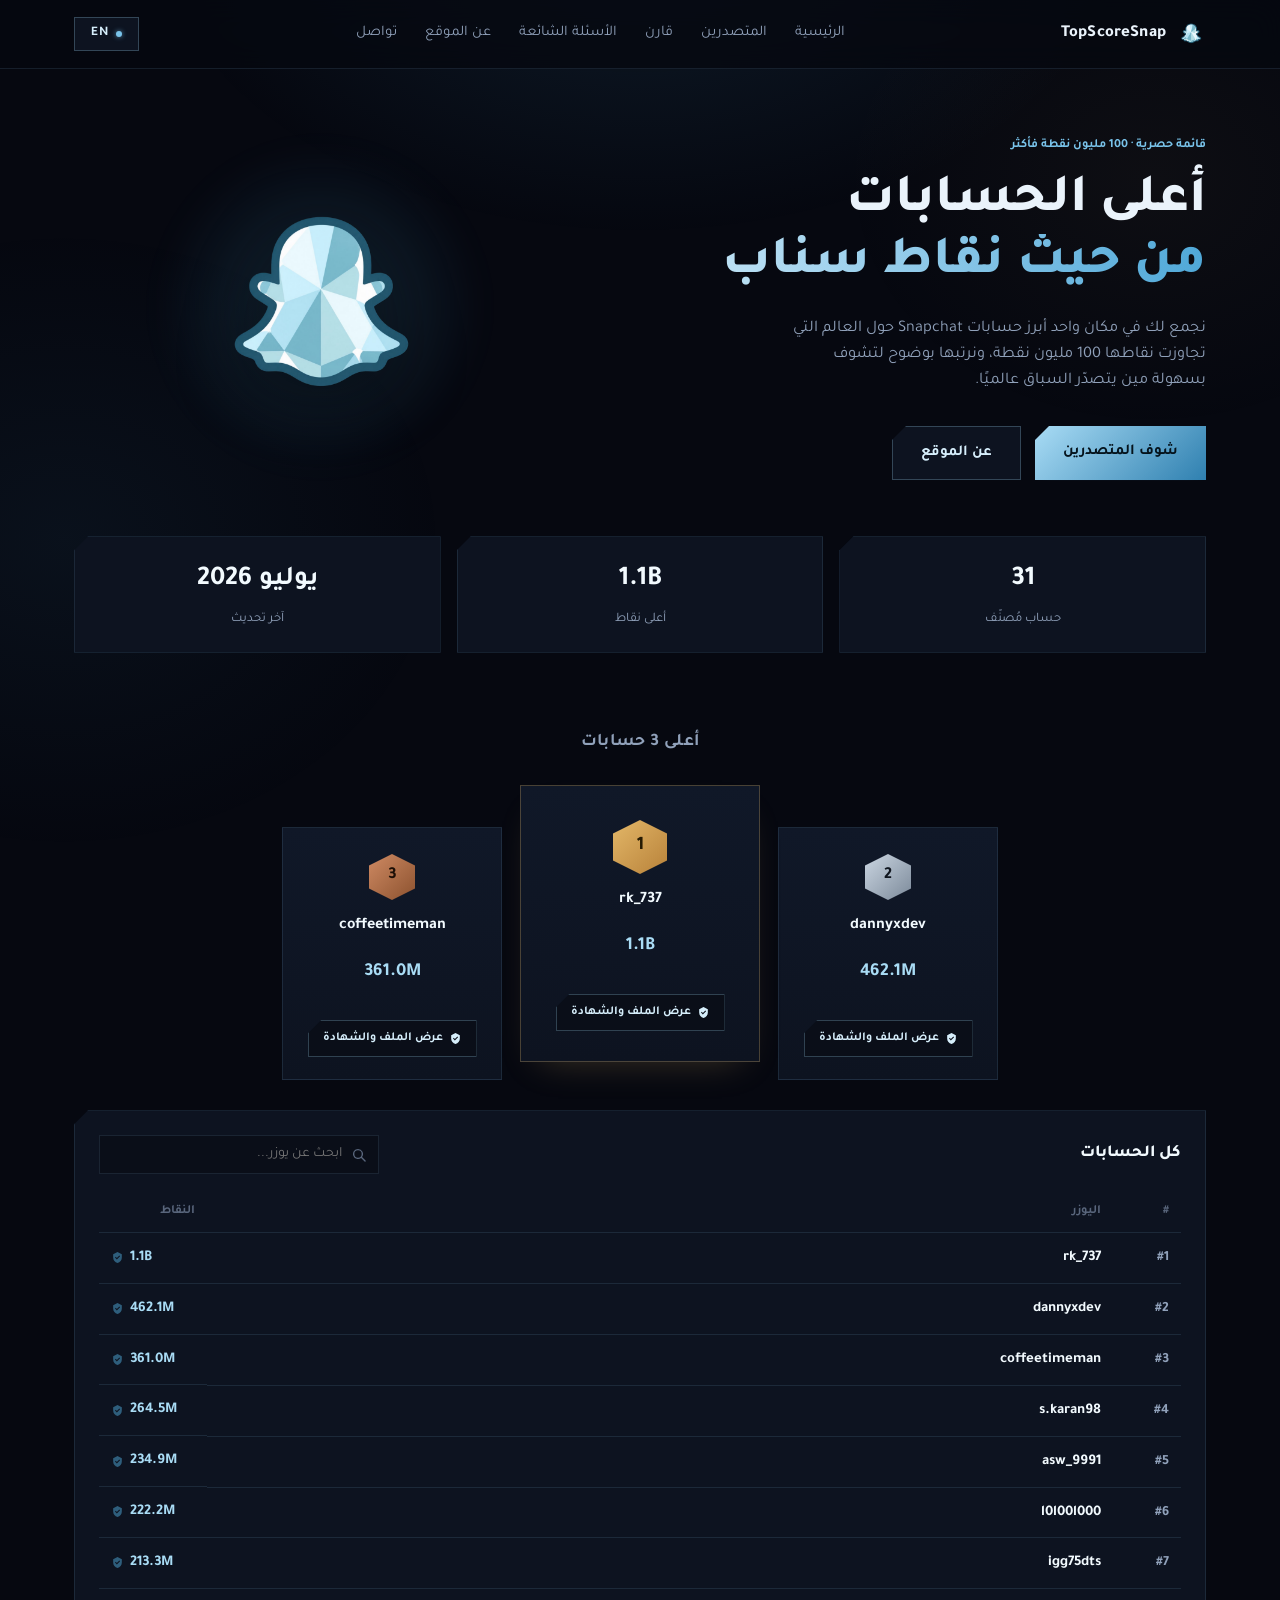
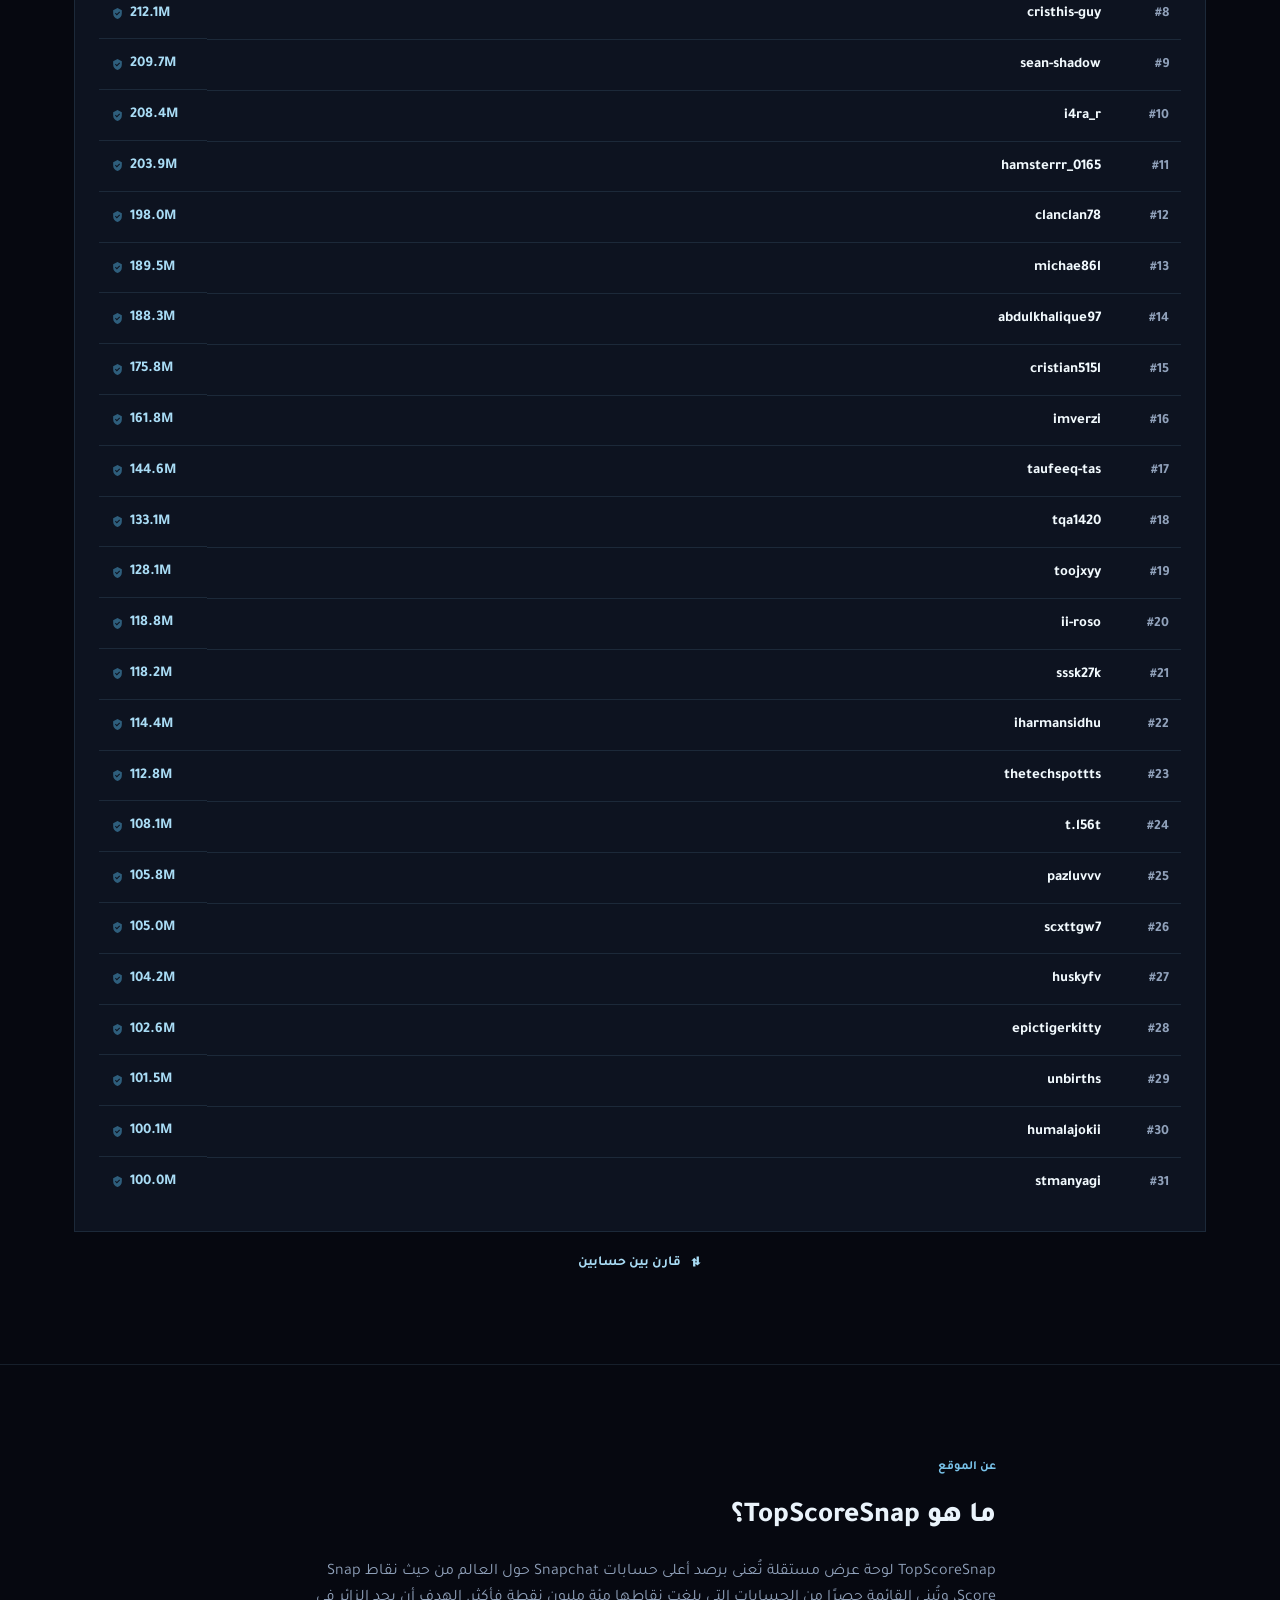
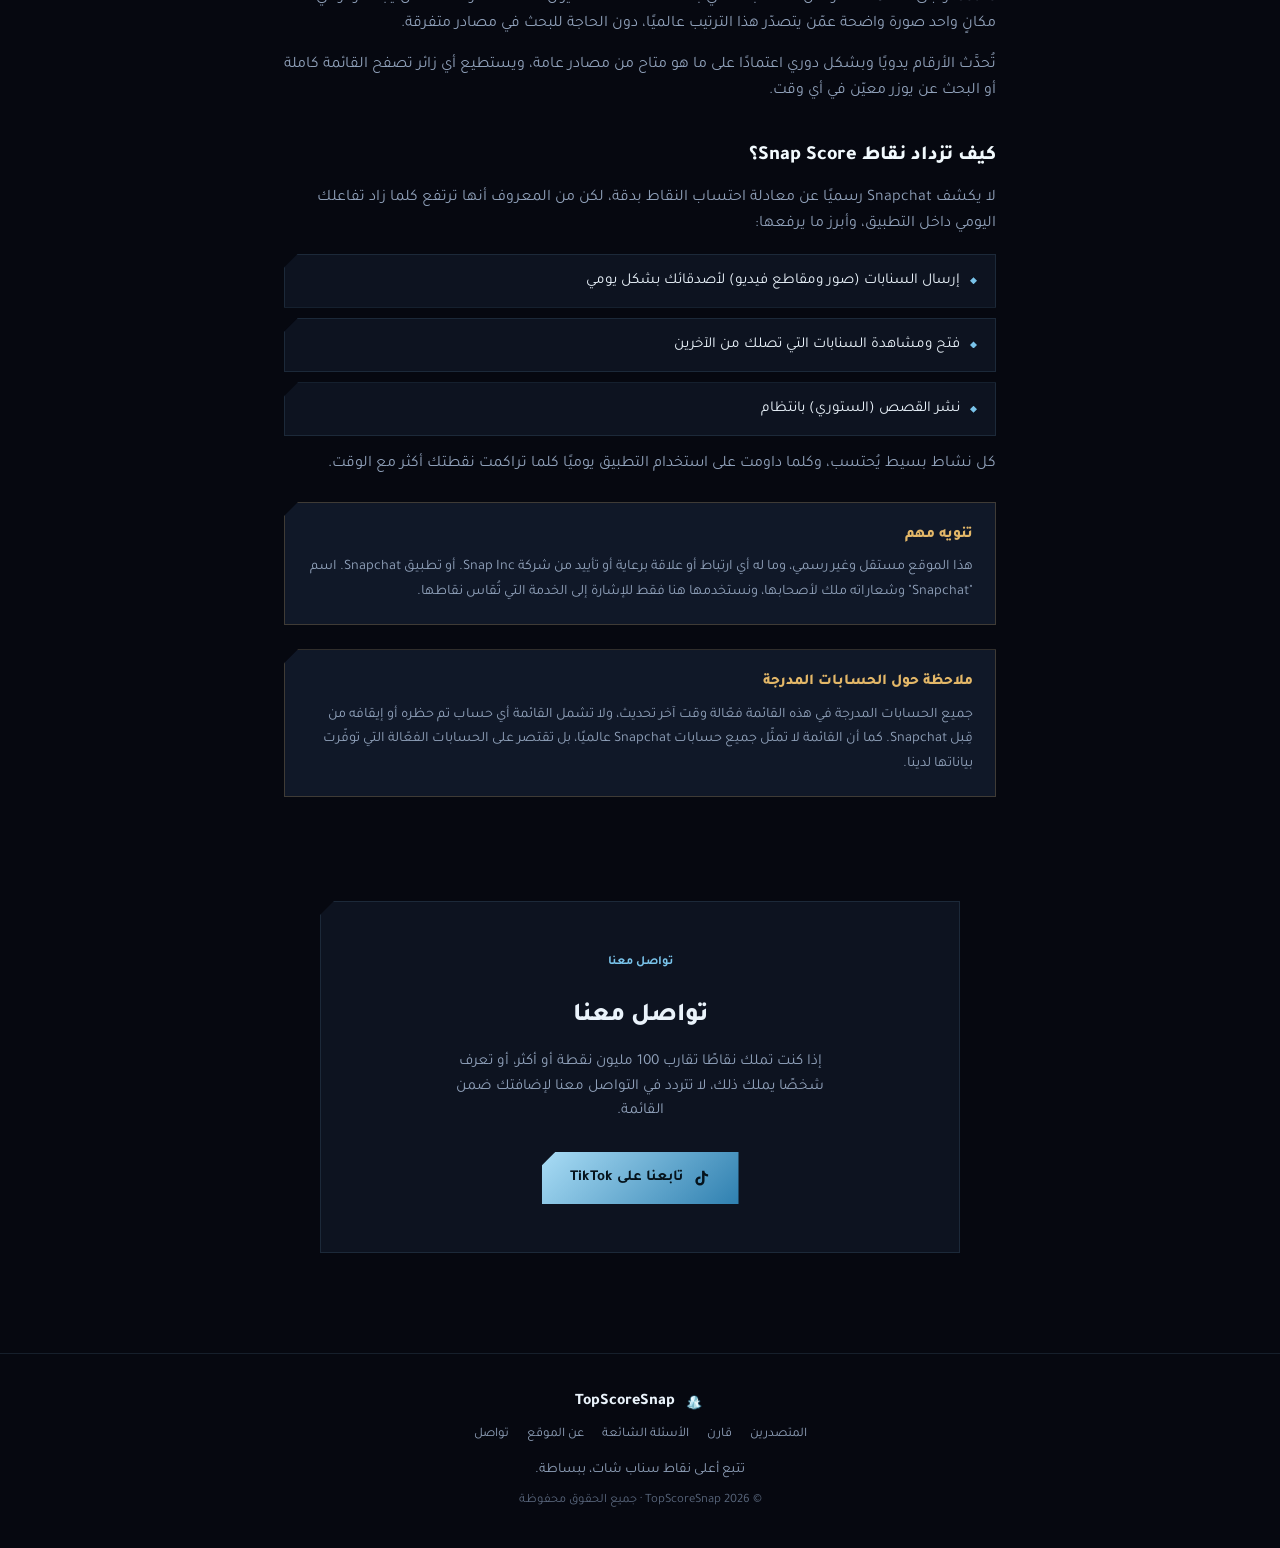
<file: index.html>
<!DOCTYPE html>
<html lang="ar" dir="rtl">
<head>
<meta charset="UTF-8">
<meta name="viewport" content="width=device-width, initial-scale=1.0">
<title>TopScoreSnap — أعلى نقاط سناب شات وأعلى سكور سناب حول العالم | Highest Snapchat Scores</title>
<meta name="description" content="تصفح قائمة أعلى نقاط سناب شات (Snap Score) حول العالم — أعلى 10 حسابات سكور سناب، الترتيب العالمي، وشهادات موثّقة لكل حساب. تحديث دوري، بدون تسجيل دخول.">
<meta name="keywords" content="اعلى نقاط سناب شات, اعلى سكور سناب, اعلى 10 حسابات سكور سناب, ترتيب سناب سكور, highest snapchat score, top snap score, snapchat score leaderboard, top 10 snap score accounts">
<link rel="canonical" href="https://topscoresnap.github.io/">
<link rel="icon" href="logo.png">

<meta property="og:type" content="website">
<meta property="og:site_name" content="TopScoreSnap">
<meta property="og:title" content="TopScoreSnap — أعلى نقاط سناب شات حول العالم">
<meta property="og:description" content="تصفح قائمة أعلى نقاط Snap Score حول العالم، الترتيب العالمي، وشهادات موثّقة لكل حساب.">
<meta property="og:image" content="https://topscoresnap.github.io/logo.png">
<meta property="og:url" content="https://topscoresnap.github.io/">
<meta name="twitter:card" content="summary">
<meta name="twitter:title" content="TopScoreSnap — أعلى نقاط سناب شات حول العالم">
<meta name="twitter:description" content="تصفح قائمة أعلى نقاط Snap Score حول العالم، الترتيب العالمي، وشهادات موثّقة لكل حساب.">
<meta name="twitter:image" content="https://topscoresnap.github.io/logo.png">

<link rel="preconnect" href="https://fonts.googleapis.com">
<link rel="preconnect" href="https://fonts.gstatic.com" crossorigin>
<link href="https://fonts.googleapis.com/css2?family=Tajawal:wght@300;400;500;700;800;900&family=Outfit:wght@300;400;500;600;700;800&family=JetBrains+Mono:wght@500;600;700&display=swap" rel="stylesheet">
<link rel="stylesheet" href="style.css">
<script type="application/ld+json">
{
  "@context": "https://schema.org",
  "@type": "WebSite",
  "name": "TopScoreSnap",
  "url": "https://topscoresnap.github.io/",
  "description": "لوحة عرض مستقلة لأعلى نقاط Snap Score حول العالم."
}
</script>
</head>
<body>

<div class="bg-glow" aria-hidden="true"></div>

<header class="site-header">
  <div class="wrap header-inner">
    <a href="#top" class="brand">
      <img src="logo.png" alt="TopScoreSnap" class="brand-mark">
      <span class="brand-name">TopScoreSnap</span>
    </a>

    <nav class="main-nav" aria-label="Main">
      <a href="#top" data-i18n="nav.home">الرئيسية</a>
      <a href="#leaderboard" data-i18n="nav.leaderboard">المتصدرين</a>
      <a href="compare.html" data-i18n="nav.compare">قارن</a>
      <a href="faq.html" data-i18n="nav.faq">الأسئلة الشائعة</a>
      <a href="#about" data-i18n="nav.about">عن الموقع</a>
      <a href="#contact" data-i18n="nav.contact">تواصل</a>
    </nav>

    <button id="langToggle" class="lang-toggle" type="button" aria-label="Switch language">
      <span class="lang-toggle-dot" aria-hidden="true"></span>
      <span id="langToggleLabel">EN</span>
    </button>
  </div>
</header>

<main id="top">

  <!-- HERO -->
  <section class="hero">
    <div class="wrap hero-inner">
      <div class="hero-copy">
        <p class="eyebrow" data-i18n="hero.eyebrow">قائمة حصرية · 100 مليون نقطة فأكثر</p>
        <h1 class="hero-title">
          <span data-i18n="hero.title1">أعلى الحسابات</span>
          <span class="hero-title-accent" data-i18n="hero.title2">من حيث نقاط سناب</span>
        </h1>
        <p class="hero-subtitle" data-i18n="hero.subtitle">نجمع لك في مكان واحد أبرز حسابات Snapchat حول العالم التي تجاوزت نقاطها 100 مليون نقطة، ونرتبها بوضوح لتشوف بسهولة مين يتصدّر السباق عالميًا.</p>
        <div class="hero-ctas">
          <a href="#leaderboard" class="btn btn-primary facet">
            <span data-i18n="hero.ctaPrimary">شوف المتصدرين</span>
          </a>
          <a href="#about" class="btn btn-ghost facet">
            <span data-i18n="hero.ctaSecondary">عن الموقع</span>
          </a>
        </div>
      </div>

      <div class="hero-art" aria-hidden="true">
        <div class="hero-art-glow"></div>
        <img src="logo.png" alt="" class="hero-ghost">
      </div>
    </div>

    <div class="wrap stats-strip">
      <div class="stat facet">
        <span class="stat-value" id="statRanked">—</span>
        <span class="stat-label" data-i18n="stats.ranked">حساب مُصنّف</span>
      </div>
      <div class="stat facet">
        <span class="stat-value" id="statHighest">—</span>
        <span class="stat-label" data-i18n="stats.highest">أعلى نقاط</span>
      </div>
      <div class="stat facet">
        <span class="stat-value" id="statUpdated">—</span>
        <span class="stat-label" data-i18n="stats.updated">آخر تحديث</span>
      </div>
    </div>
  </section>

  <!-- LEADERBOARD -->
  <section class="leaderboard" id="leaderboard">
    <div class="wrap">

      <h2 class="podium-title" data-i18n="podium.title">أعلى 3 حسابات</h2>

      <div class="podium" id="podium">
        <!-- injected by script.js -->
      </div>

      <div class="board-panel facet">

        <div class="board-controls">
          <h3 class="board-title" data-i18n="board.title">كل الحسابات</h3>

          <div class="search-box">
            <svg viewBox="0 0 24 24" class="search-icon" aria-hidden="true"><path d="M10.5 3a7.5 7.5 0 1 0 4.65 13.39l5.23 5.23a1 1 0 0 0 1.42-1.42l-5.23-5.23A7.5 7.5 0 0 0 10.5 3Zm-5.5 7.5a5.5 5.5 0 1 1 11 0 5.5 5.5 0 0 1-11 0Z"/></svg>
            <input type="search" id="searchInput" data-i18n-placeholder="search.placeholder" placeholder="ابحث عن يوزر...">
          </div>
        </div>

        <div class="table-scroll">
          <table class="board-table">
            <thead>
              <tr>
                <th class="col-rank">#</th>
                <th class="col-user" data-i18n="table.username">اليوزر</th>
                <th class="col-score" data-i18n="table.score">النقاط</th>
              </tr>
            </thead>
            <tbody id="boardBody">
              <!-- injected by script.js -->
            </tbody>
          </table>

          <div class="empty-state" id="emptyState" hidden>
            <img src="logo.png" alt="" class="empty-ghost">
            <p class="empty-title" data-i18n="empty.title">لا توجد نتائج مطابقة</p>
            <p class="empty-subtitle" data-i18n="empty.subtitle">جرّب كلمة بحث ثانية.</p>
          </div>
        </div>

      </div>

      <a href="compare.html" class="compare-cta">
        <svg viewBox="0 0 24 24" width="14" height="14" aria-hidden="true"><path fill="currentColor" d="M9 3 4 8h3v10h4V8h3L9 3Zm6 13 5-5h-3V1h-4v10H9l5 5Z"/></svg>
        <span data-i18n="leaderboard.compareCta">قارن بين حسابين</span>
      </a>
    </div>
  </section>

  <!-- ABOUT -->
  <section class="about" id="about">
    <div class="wrap about-inner">
      <p class="eyebrow" data-i18n="about.eyebrow">عن الموقع</p>
      <h2 class="about-title" data-i18n="about.title">ما هو TopScoreSnap؟</h2>
      <p class="about-p" data-i18n="about.p1">TopScoreSnap لوحة عرض مستقلة تُعنى برصد أعلى حسابات Snapchat حول العالم من حيث نقاط Snap Score، وتُبنى القائمة حصرًا من الحسابات التي بلغت نقاطها مئة مليون نقطة فأكثر. الهدف أن يجد الزائر في مكانٍ واحد صورة واضحة عمّن يتصدّر هذا الترتيب عالميًا، دون الحاجة للبحث في مصادر متفرقة.</p>
      <p class="about-p" data-i18n="about.p2">تُحدَّث الأرقام يدويًا وبشكل دوري اعتمادًا على ما هو متاح من مصادر عامة، ويستطيع أي زائر تصفح القائمة كاملة أو البحث عن يوزر معيّن في أي وقت.</p>

      <div class="points-block">
        <h3 class="points-title" data-i18n="about.pointsTitle">كيف تزداد نقاط Snap Score؟</h3>
        <p class="about-p" data-i18n="about.pointsIntro">لا يكشف Snapchat رسميًا عن معادلة احتساب النقاط بدقة، لكن من المعروف أنها ترتفع كلما زاد تفاعلك اليومي داخل التطبيق، وأبرز ما يرفعها:</p>
        <ul class="points-list">
          <li class="facet"><span data-i18n="about.pointsItem1">إرسال السنابات (صور ومقاطع فيديو) لأصدقائك بشكل يومي</span></li>
          <li class="facet"><span data-i18n="about.pointsItem2">فتح ومشاهدة السنابات التي تصلك من الآخرين</span></li>
          <li class="facet"><span data-i18n="about.pointsItem3">نشر القصص (الستوري) بانتظام</span></li>
        </ul>
        <p class="about-p" data-i18n="about.pointsOutro">كل نشاط بسيط يُحتسب، وكلما داومت على استخدام التطبيق يوميًا كلما تراكمت نقطتك أكثر مع الوقت.</p>
      </div>

      <div class="disclaimer facet">
        <p class="disclaimer-title" data-i18n="about.disclaimerTitle">تنويه مهم</p>
        <p class="disclaimer-text" data-i18n="about.disclaimer">هذا الموقع مستقل وغير رسمي، وما له أي ارتباط أو علاقة برعاية أو تأييد من شركة Snap Inc. أو تطبيق Snapchat. اسم "Snapchat" وشعاراته ملك لأصحابها، ونستخدمها هنا فقط للإشارة إلى الخدمة التي تُقاس نقاطها.</p>
      </div>

      <div class="disclaimer facet">
        <p class="disclaimer-title" data-i18n="about.activeTitle">ملاحظة حول الحسابات المدرجة</p>
        <p class="disclaimer-text" data-i18n="about.activeText">جميع الحسابات المدرجة في هذه القائمة فعّالة وقت آخر تحديث، ولا تشمل القائمة أي حساب تم حظره أو إيقافه من قِبل Snapchat. كما أن القائمة لا تمثّل جميع حسابات Snapchat عالميًا، بل تقتصر على الحسابات الفعّالة التي توفّرت بياناتها لدينا.</p>
      </div>
    </div>
  </section>

  <!-- CONTACT -->
  <section class="contact" id="contact">
    <div class="wrap contact-inner facet">
      <p class="eyebrow" data-i18n="contact.eyebrow">تواصل معنا</p>
      <h2 class="contact-title" data-i18n="contact.title">تواصل معنا</h2>
      <p class="contact-text" data-i18n="contact.text">إذا كنت تملك نقاطًا تقارب 100 مليون نقطة أو أكثر، أو تعرف شخصًا يملك ذلك، لا تتردد في التواصل معنا لإضافتك ضمن القائمة.</p>
      <a href="https://www.tiktok.com/@topscoresnap?_r=1&_t=ZS-97qScSjjjfB" target="_blank" rel="noopener" class="btn btn-primary facet tiktok-btn">
        <svg viewBox="0 0 24 24" class="tiktok-icon" aria-hidden="true"><path d="M16.6 5.82c-.88-.96-1.36-2.2-1.36-3.5h-3.15v13.6c0 1.6-1.3 2.9-2.9 2.9a2.9 2.9 0 0 1-2.9-2.9 2.9 2.9 0 0 1 2.9-2.9c.28 0 .55.04.8.11V9.9a6.1 6.1 0 0 0-.8-.05A6.13 6.13 0 0 0 3.1 16a6.13 6.13 0 0 0 6.13 6.13A6.13 6.13 0 0 0 15.36 16V8.62a8.2 8.2 0 0 0 4.8 1.54V6.98a4.85 4.85 0 0 1-3.56-1.16Z"/></svg>
        <span data-i18n="contact.tiktok">تابعنا على TikTok</span>
      </a>
    </div>
  </section>

</main>

<footer class="site-footer">
  <div class="wrap footer-inner">
    <div class="footer-brand">
      <img src="logo.png" alt="" class="brand-mark small">
      <span class="brand-name">TopScoreSnap</span>
    </div>
    <nav class="footer-links" aria-label="Footer">
      <a href="#leaderboard" data-i18n="nav.leaderboard">المتصدرين</a>
      <a href="compare.html" data-i18n="nav.compare">قارن</a>
      <a href="faq.html" data-i18n="nav.faq">الأسئلة الشائعة</a>
      <a href="#about" data-i18n="nav.about">عن الموقع</a>
      <a href="#contact" data-i18n="nav.contact">تواصل</a>
    </nav>
    <p class="footer-tagline" data-i18n="footer.tagline">تتبع أعلى نقاط سناب شات، ببساطة.</p>
    <p class="footer-rights">© <span id="year"></span> TopScoreSnap · <span data-i18n="footer.rights">جميع الحقوق محفوظة</span></p>
  </div>
</footer>

<script src="script.js"></script>
</body>
</html>
</file>
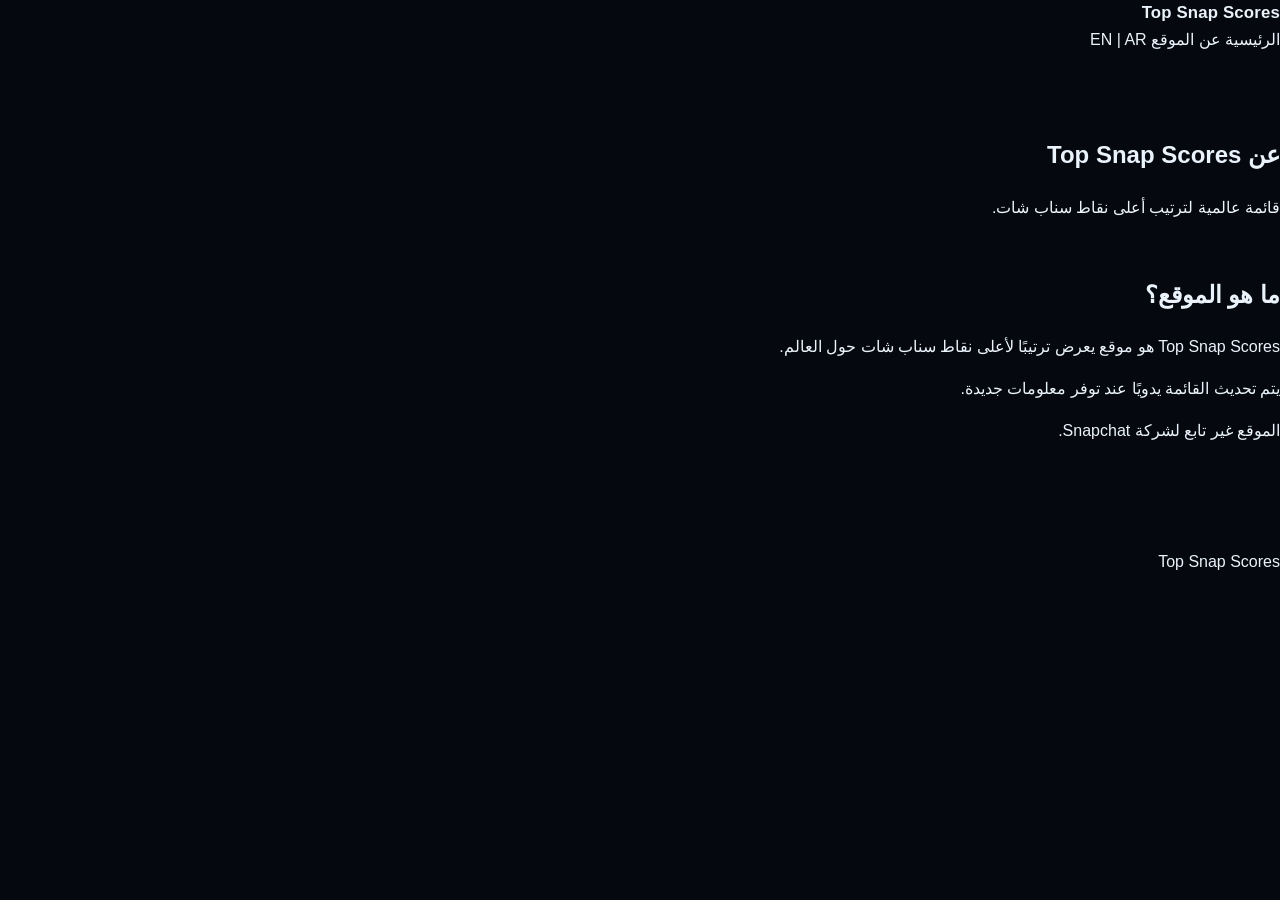
<file: about-ar.html>
<!DOCTYPE html>
<html lang="ar" dir="rtl">

<head>

<meta charset="UTF-8">
<meta name="viewport" content="width=device-width, initial-scale=1.0">

<title>عن الموقع | Top Snap Scores</title>

<meta name="description" content="عن موقع Top Snap Scores لترتيب أعلى نقاط سناب شات.">

<link rel="stylesheet" href="style.css">

</head>


<body>


<header class="header">


<div class="brand">
Top Snap Scores
</div>


<nav>

<a href="ar.html">الرئيسية</a>

<a href="about-ar.html">عن الموقع</a>


<span class="language">

<a href="index.html">EN</a>
|
<a href="ar.html">AR</a>

</span>


</nav>


</header>



<section class="hero">


<h1>
عن Top Snap Scores
</h1>


<p>
قائمة عالمية لترتيب أعلى نقاط سناب شات.
</p>


</section>



<section class="leaderboard">


<div class="card">


<h2>
ما هو الموقع؟
</h2>


<p>
Top Snap Scores هو موقع يعرض ترتيبًا لأعلى نقاط سناب شات حول العالم.
</p>


<p>
يتم تحديث القائمة يدويًا عند توفر معلومات جديدة.
</p>


<p>
الموقع غير تابع لشركة Snapchat.
</p>


</div>


</section>



<footer>

Top Snap Scores

</footer>


</body>

</html>
</file>
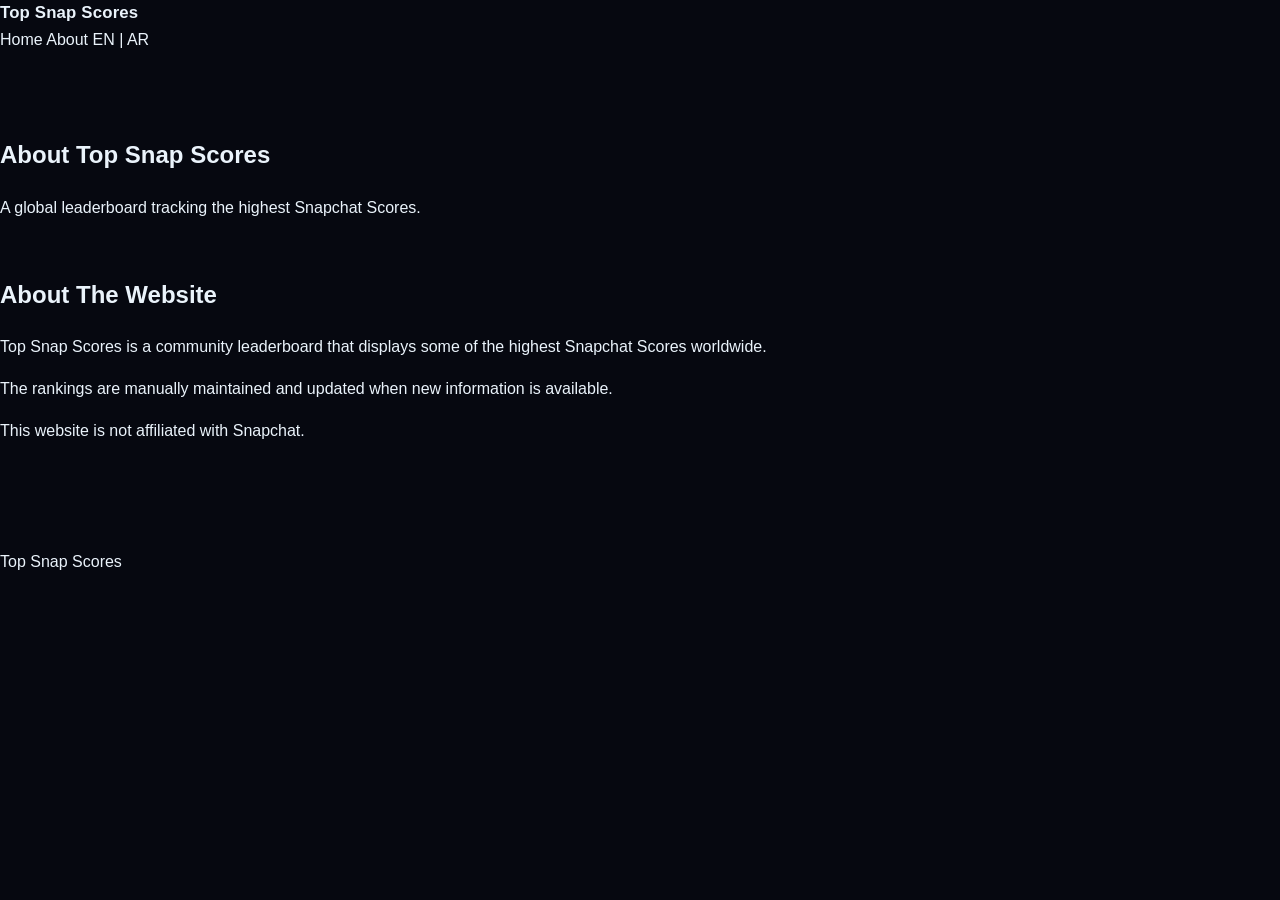
<file: about.html>
<!DOCTYPE html>
<html lang="en">

<head>

<meta charset="UTF-8">
<meta name="viewport" content="width=device-width, initial-scale=1.0">

<title>About Top Snap Scores</title>

<meta name="description" content="About Top Snap Scores global Snapchat leaderboard.">

<link rel="stylesheet" href="style.css">

</head>


<body>


<header class="header">

<div class="brand">
Top Snap Scores
</div>


<nav>

<a href="index.html">Home</a>

<a href="about.html">About</a>

<span class="language">
<a href="index.html">EN</a>
|
<a href="ar.html">AR</a>
</span>

</nav>


</header>



<section class="hero">


<h1>
About Top Snap Scores
</h1>


<p>
A global leaderboard tracking the highest Snapchat Scores.
</p>


</section>



<section class="leaderboard">


<div class="card">


<h2>
About The Website
</h2>


<p>
Top Snap Scores is a community leaderboard that displays some of the highest Snapchat Scores worldwide.
</p>


<p>
The rankings are manually maintained and updated when new information is available.
</p>


<p>
This website is not affiliated with Snapchat.
</p>


</div>


</section>



<footer>

Top Snap Scores

</footer>


</body>

</html>
</file>
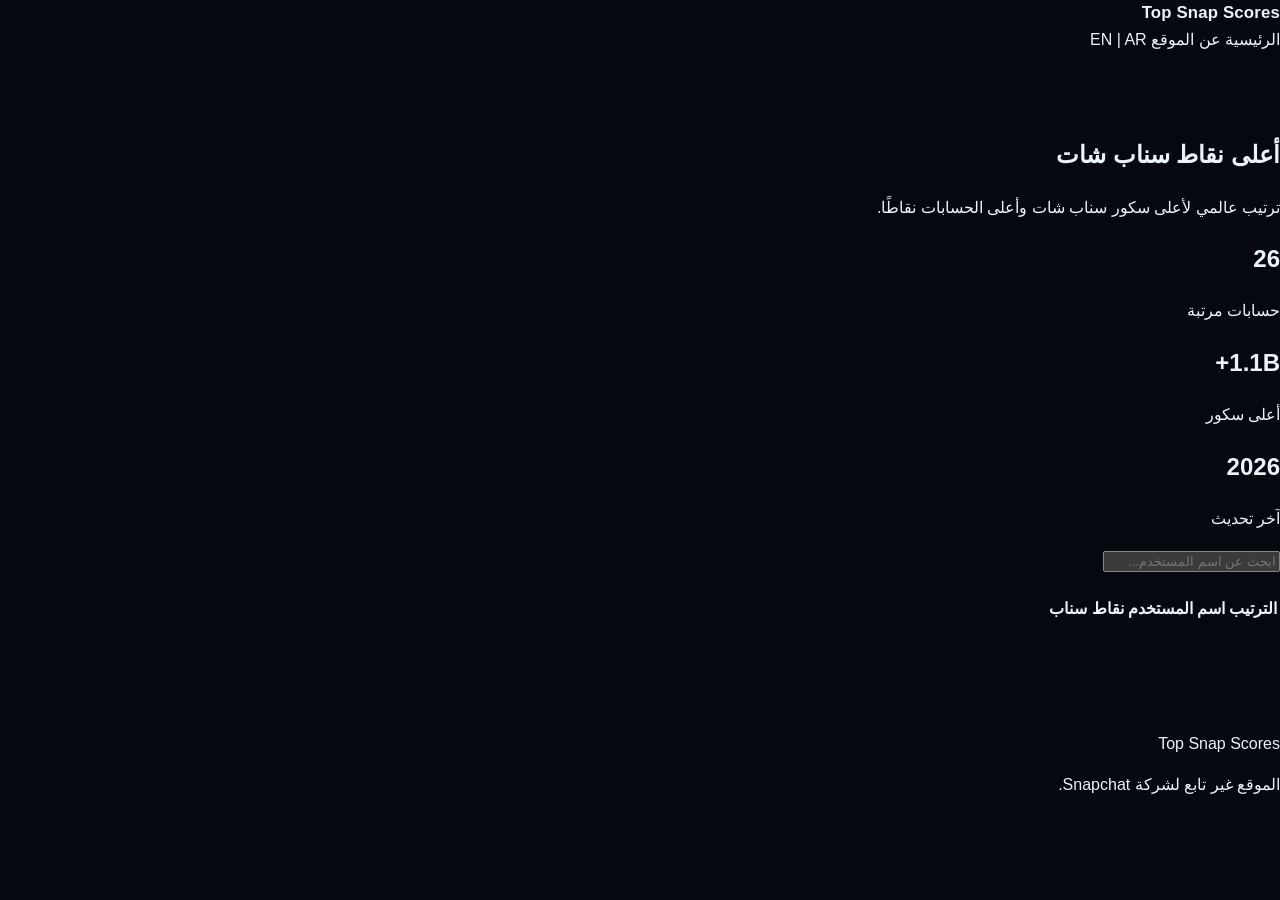
<file: ar.html>
<!DOCTYPE html>
<html lang="ar" dir="rtl">

<head>

<meta charset="UTF-8">
<meta name="viewport" content="width=device-width, initial-scale=1.0">

<title>
أعلى نقاط سناب شات | أعلى سكور سناب شات | Top Snap Scores
</title>


<meta name="description" content="
قائمة أعلى نقاط سناب شات وترتيب أعلى سكور سناب شات حول العالم.
تعرف على أصحاب أعلى Snap Scores وأكبر الحسابات في ترتيب عالمي.
">


<meta name="keywords" content="
أعلى نقاط سناب شات,
أعلى سكور سناب شات,
ترتيب نقاط سناب شات,
أكبر سكور سناب,
حسابات سناب شات الأعلى,
Top Snap Scores,
Highest Snapchat Score,
Snapchat Score Leaderboard
">


<meta property="og:title" content="أعلى نقاط سناب شات | Top Snap Scores">


<meta property="og:description" content="
ترتيب عالمي لأعلى نقاط وسكور سناب شات.
">


<link rel="icon" href="favicon.png">

<link rel="stylesheet" href="style.css">

</head>


<body>


<header class="header">


<div class="brand">
Top Snap Scores
</div>



<nav>

<a href="ar.html">
الرئيسية
</a>


<a href="about-ar.html">
عن الموقع
</a>



<span class="language">

<a href="index.html">
EN
</a>

|

<a href="ar.html">
AR
</a>


</span>


</nav>


</header>




<section class="hero">


<h1>
أعلى نقاط سناب شات
</h1>


<p>
ترتيب عالمي لأعلى سكور سناب شات وأعلى الحسابات نقاطًا.
</p>



<div class="stats">


<div>

<h2>
26
</h2>

<p>
حسابات مرتبة
</p>

</div>



<div>

<h2>
1.1B+
</h2>

<p>
أعلى سكور
</p>

</div>



<div>

<h2>
2026
</h2>

<p>
آخر تحديث
</p>

</div>



</div>


</section>




<section class="search">

<input id="search" placeholder="ابحث عن اسم المستخدم...">

</section>




<section id="top"></section>




<section class="leaderboard">


<table>


<thead>

<tr>

<th>
الترتيب
</th>


<th>
اسم المستخدم
</th>


<th>
نقاط سناب
</th>


</tr>


</thead>


<tbody id="table">

</tbody>


</table>


</section>




<footer>


<p>
Top Snap Scores
</p>


<p>
الموقع غير تابع لشركة Snapchat.
</p>


</footer>



<script src="script.js"></script>


</body>

</html>
</file>
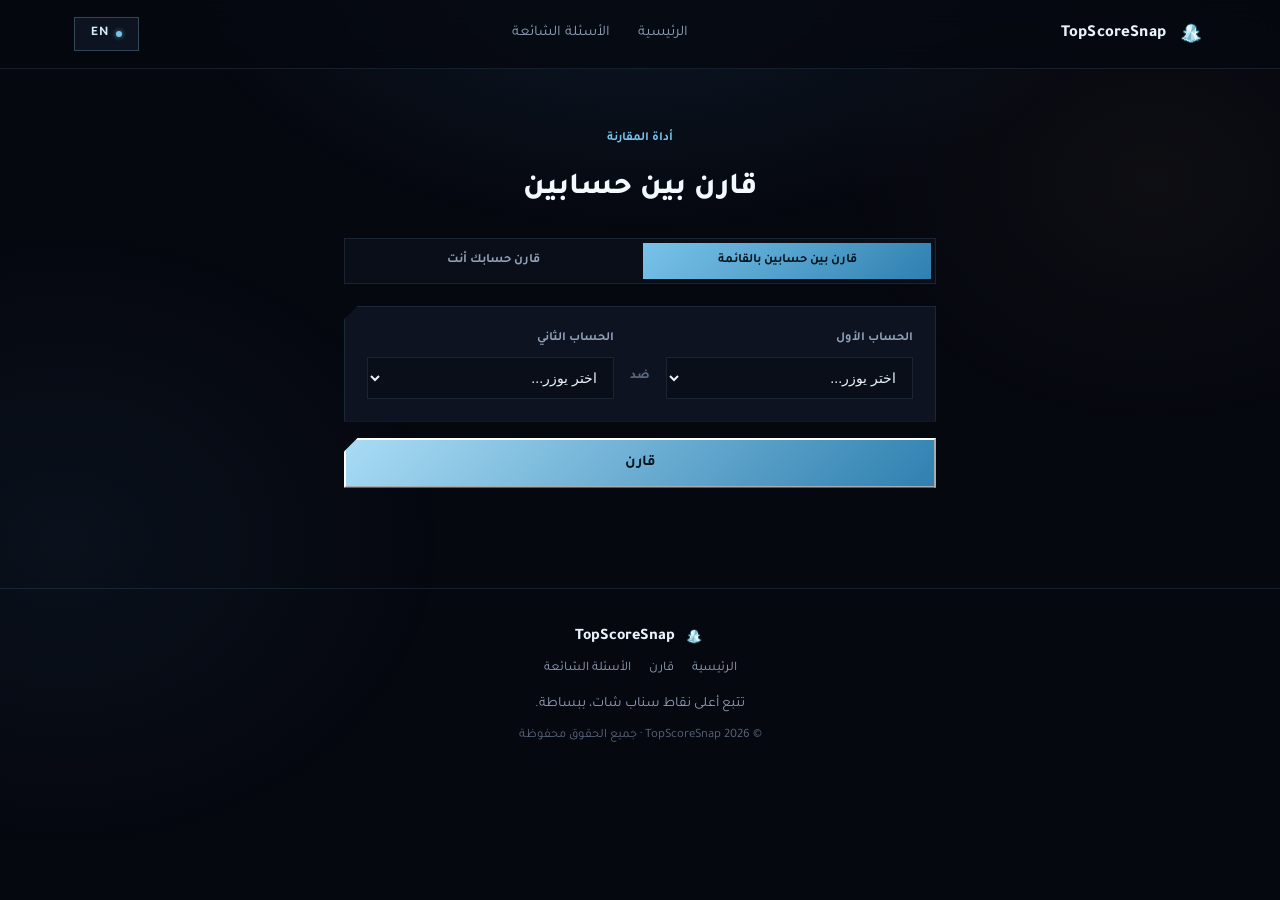
<file: compare.html>
<!DOCTYPE html>
<html lang="ar" dir="rtl">
<head>
<meta charset="UTF-8">
<meta name="viewport" content="width=device-width, initial-scale=1.0">
<title>TopScoreSnap — قارن بين حسابين</title>
<meta name="description" content="قارن بين أي حسابين على قائمة TopScoreSnap من حيث النقاط والترتيب.">
<link rel="icon" href="logo.png">
<link rel="preconnect" href="https://fonts.googleapis.com">
<link rel="preconnect" href="https://fonts.gstatic.com" crossorigin>
<link href="https://fonts.googleapis.com/css2?family=Tajawal:wght@300;400;500;700;800;900&family=Outfit:wght@300;400;500;600;700;800&family=JetBrains+Mono:wght@500;600;700&display=swap" rel="stylesheet">
<link rel="stylesheet" href="style.css">
</head>
<body>

<div class="bg-glow" aria-hidden="true"></div>

<header class="site-header">
  <div class="wrap header-inner">
    <a href="index.html" class="brand">
      <img src="logo.png" alt="TopScoreSnap" class="brand-mark">
      <span class="brand-name">TopScoreSnap</span>
    </a>
    <nav class="main-nav" aria-label="Main">
      <a href="index.html" data-i18n="nav.home">الرئيسية</a>
      <a href="faq.html" data-i18n="nav.faq">الأسئلة الشائعة</a>
    </nav>
    <button id="langToggle" class="lang-toggle" type="button" aria-label="Switch language">
      <span class="lang-toggle-dot" aria-hidden="true"></span>
      <span id="langToggleLabel">EN</span>
    </button>
  </div>
</header>

<main>
  <section class="compare-section">
    <div class="wrap compare-wrap">
      <p class="eyebrow compare-eyebrow" data-i18n="compare.eyebrow">أداة المقارنة</p>
      <h1 class="compare-title" data-i18n="compare.title">قارن بين حسابين</h1>

      <div class="compare-mode-tabs" id="modeTabs">
        <button type="button" class="compare-mode-btn active" data-mode="list" id="modeListBtn">قارن بين حسابين بالقائمة</button>
        <button type="button" class="compare-mode-btn" data-mode="self" id="modeSelfBtn">قارن حسابك أنت</button>
      </div>

      <div id="compareBody">
        <div class="cert-loading">
          <div class="cert-loading-ring"></div>
        </div>
      </div>
    </div>
  </section>
</main>

<footer class="site-footer">
  <div class="wrap footer-inner">
    <div class="footer-brand">
      <img src="logo.png" alt="" class="brand-mark small">
      <span class="brand-name">TopScoreSnap</span>
    </div>
    <nav class="footer-links" aria-label="Footer">
      <a href="index.html" data-i18n="nav.home">الرئيسية</a>
      <a href="compare.html" data-i18n="nav.compare">قارن</a>
      <a href="faq.html" data-i18n="nav.faq">الأسئلة الشائعة</a>
    </nav>
    <p class="footer-tagline" data-i18n="footer.tagline">تتبع أعلى نقاط سناب شات، ببساطة.</p>
    <p class="footer-rights">© <span id="year"></span> TopScoreSnap · <span data-i18n="footer.rights">جميع الحقوق محفوظة</span></p>
  </div>
</footer>

<script src="certificate.js"></script>
<script>
(() => {
  "use strict";

  const CSTR = {
    ar: {
      "nav.home": "الرئيسية",
      "nav.faq": "الأسئلة الشائعة",
      "footer.tagline": "تتبع أعلى نقاط سناب شات، ببساطة.",
      "footer.rights": "جميع الحقوق محفوظة",
      "compare.eyebrow": "أداة المقارنة",
      "compare.title": "قارن بين حسابين",
      "compare.pickA": "الحساب الأول",
      "compare.pickB": "الحساب الثاني",
      "compare.go": "قارن",
      "compare.choose": "اختر يوزر...",
      "compare.vs": "ضد",
      "compare.rank": "الترتيب",
      "compare.score": "النقاط",
      "compare.leads": "متصدر بفارق تقريبي",
      "compare.tie": "الحسابين متقاربين جدًا بنفس المستوى تقريبًا",
      "compare.viewProfile": "عرض الملف الكامل",
      "compare.copyLink": "نسخ رابط المقارنة",
      "compare.copied": "تم النسخ",
      "compare.newCompare": "قارن حسابين ثانيين",
      "compare.notFound": "أحد اليوزرين ما لقيناه بالقائمة الحالية.",
      "compare.sameUser": "اختر يوزرين مختلفين للمقارنة.",
      "compare.modeList": "قارن بين حسابين بالقائمة",
      "compare.modeSelf": "قارن حسابك أنت",
      "compare.pickVs": "اختر حساب من القائمة",
      "compare.yourAccount": "حسابك",
      "compare.yourUsername": "اسم اليوزر",
      "compare.yourScore": "نقاطك",
      "compare.yourPlaceholder": "اكتب يوزرك",
      "compare.scorePlaceholder": "مثال: 50M",
      "compare.notRanked": "غير مدرج بالقائمة",
      "compare.fillBoth": "عبّي اسمك ونقاطك عشان تقدر تقارن.",
      "club.billion": "نادي المليار",
      "club.elite": "نادي 250 مليون+",
      "club.verified": "نادي 100 مليون+",
      "toggleLabel": "EN"
    },
    en: {
      "nav.home": "Home",
      "nav.faq": "FAQ",
      "footer.tagline": "Tracking the highest Snapchat scores, made simple.",
      "footer.rights": "All rights reserved",
      "compare.eyebrow": "Comparison Tool",
      "compare.title": "Compare Two Accounts",
      "compare.pickA": "First Account",
      "compare.pickB": "Second Account",
      "compare.go": "Compare",
      "compare.choose": "Choose a username...",
      "compare.vs": "VS",
      "compare.rank": "Rank",
      "compare.score": "Score",
      "compare.leads": "Leads by approximately",
      "compare.tie": "Both accounts are very close, roughly the same level.",
      "compare.viewProfile": "View Full Profile",
      "compare.copyLink": "Copy Comparison Link",
      "compare.copied": "Copied",
      "compare.newCompare": "Compare Different Accounts",
      "compare.notFound": "One of these usernames wasn't found on the current list.",
      "compare.sameUser": "Pick two different usernames to compare.",
      "compare.modeList": "Compare Two Listed Accounts",
      "compare.modeSelf": "Compare Your Own Account",
      "compare.pickVs": "Pick an account from the list",
      "compare.yourAccount": "Your Account",
      "compare.yourUsername": "Username",
      "compare.yourScore": "Your Score",
      "compare.yourPlaceholder": "Type your username",
      "compare.scorePlaceholder": "e.g. 50M",
      "compare.notRanked": "Not on the list",
      "compare.fillBoth": "Fill in your username and score to compare.",
      "club.billion": "Billion Club",
      "club.elite": "250M+ Club",
      "club.verified": "100M+ Club",
      "toggleLabel": "عربي"
    }
  };

  const LANG_KEY = "tss_lang";
  let lang = localStorage.getItem(LANG_KEY) || "ar";
  let accountsCache = null;

  function t(key) { return CSTR[lang][key] || key; }

  function applyStaticLanguage() {
    document.documentElement.lang = lang;
    document.documentElement.dir = lang === "ar" ? "rtl" : "ltr";
    document.querySelectorAll("[data-i18n]").forEach(el => {
      const key = el.getAttribute("data-i18n");
      if (CSTR[lang][key]) el.textContent = CSTR[lang][key];
    });
    document.getElementById("langToggleLabel").textContent = CSTR[lang].toggleLabel;
    window.TSS_LANG = lang;
  }

  function escapeHtml(str) {
    const div = document.createElement("div");
    div.textContent = str;
    return div.innerHTML;
  }

  let currentMode = "list";

  function setMode(mode) {
    currentMode = mode;
    document.getElementById("modeListBtn").classList.toggle("active", mode === "list");
    document.getElementById("modeSelfBtn").classList.toggle("active", mode === "self");
    renderPicker(accountsCache);
  }

  function renderPicker(accounts, notice) {
    document.getElementById("modeTabs").style.display = "flex";
    const options = accounts.map(a => `<option value="${escapeHtml(a.username)}">${escapeHtml(a.username)} — ${escapeHtml(a.score)}</option>`).join("");

    if (currentMode === "self") {
      document.getElementById("compareBody").innerHTML = `
        ${notice ? `<div class="verify-status verify-status-warn" style="padding:16px 0 26px;"><p class="verify-desc">${notice}</p></div>` : ""}
        <div class="compare-picker facet">
          <div class="compare-picker-field">
            <label>${t("compare.pickVs")}</label>
            <select id="pickA"><option value="">${t("compare.choose")}</option>${options}</select>
          </div>
          <div class="compare-picker-vs">${t("compare.vs")}</div>
          <div class="compare-picker-field">
            <label>${t("compare.yourAccount")}</label>
            <input type="text" id="ownName" placeholder="${t("compare.yourPlaceholder")}">
            <input type="text" id="ownScore" placeholder="${t("compare.scorePlaceholder")}" style="margin-top:8px;">
          </div>
        </div>
        <button type="button" class="btn btn-primary facet compare-go-btn" id="goBtn">${t("compare.go")}</button>
      `;
      document.getElementById("goBtn").addEventListener("click", () => {
        const a = document.getElementById("pickA").value;
        const mu = document.getElementById("ownName").value.trim();
        const ms = document.getElementById("ownScore").value.trim();
        if (!a || !mu || !ms) {
          renderPicker(accounts, t("compare.fillBoth"));
          return;
        }
        location.href = `compare.html?a=${encodeURIComponent(a)}&me=1&mu=${encodeURIComponent(mu)}&ms=${encodeURIComponent(ms)}`;
      });
      return;
    }

    document.getElementById("compareBody").innerHTML = `
      ${notice ? `<div class="verify-status verify-status-warn" style="padding:16px 0 26px;"><p class="verify-desc">${notice}</p></div>` : ""}
      <div class="compare-picker facet">
        <div class="compare-picker-field">
          <label>${t("compare.pickA")}</label>
          <select id="pickA"><option value="">${t("compare.choose")}</option>${options}</select>
        </div>
        <div class="compare-picker-vs">${t("compare.vs")}</div>
        <div class="compare-picker-field">
          <label>${t("compare.pickB")}</label>
          <select id="pickB"><option value="">${t("compare.choose")}</option>${options}</select>
        </div>
      </div>
      <button type="button" class="btn btn-primary facet compare-go-btn" id="goBtn">${t("compare.go")}</button>
    `;

    document.getElementById("goBtn").addEventListener("click", () => {
      const a = document.getElementById("pickA").value;
      const b = document.getElementById("pickB").value;
      if (!a || !b) return;
      if (a.toLowerCase() === b.toLowerCase()) {
        renderPicker(accounts, t("compare.sameUser"));
        return;
      }
      location.href = `compare.html?a=${encodeURIComponent(a)}&b=${encodeURIComponent(b)}`;
    });
  }

  function sideHTML(account, side, isSelf) {
    const club = window.TSSCertificate.clubOf(account.score);
    if (isSelf) {
      return `
        <div class="compare-side compare-side-${side}">
          <div class="cert-seal tier-ice compare-seal"><span>★</span></div>
          <p class="compare-username">${escapeHtml(account.username)}</p>
          <p class="compare-score">${escapeHtml(account.score)}</p>
          <div class="club-badge club-${club} compare-club">${t("club." + club)}</div>
          <p class="compare-meta">${t("compare.notRanked")}</p>
        </div>`;
    }
    const cd = window.TSSCertificate.buildCertData(account.username, { accounts: accountsCache });
    return `
      <div class="compare-side compare-side-${side}">
        <div class="cert-seal tier-${cd.tier} compare-seal"><span>#${cd.rank}</span></div>
        <p class="compare-username">${escapeHtml(account.username)}</p>
        <p class="compare-score">${escapeHtml(account.score)}</p>
        <div class="club-badge club-${club} compare-club">${t("club." + club)}</div>
        <p class="compare-meta">${t("compare.rank")}: #${cd.rank}</p>
        <a href="profile.html?u=${encodeURIComponent(account.username)}" class="btn btn-ghost facet compare-profile-btn">${t("compare.viewProfile")}</a>
      </div>`;
  }

  function formatApprox(n) {
    if (n >= 1e9) return (n / 1e9).toFixed(2) + "B";
    if (n >= 1e6) return (n / 1e6).toFixed(1) + "M";
    if (n >= 1e3) return (n / 1e3).toFixed(1) + "K";
    return String(Math.round(n));
  }

  function renderComparison(a, b, selfSide) {
    document.getElementById("modeTabs").style.display = "none";
    const scoreA = window.TSSCertificate.parseScore(a.score);
    const scoreB = window.TSSCertificate.parseScore(b.score);
    const max = Math.max(scoreA, scoreB) || 1;
    const pctA = Math.max(6, Math.round((scoreA / max) * 100));
    const pctB = Math.max(6, Math.round((scoreB / max) * 100));
    const diff = Math.abs(scoreA - scoreB);
    const leader = scoreA === scoreB ? null : (scoreA > scoreB ? a : b);
    const diffLabel = diff > 0 ? formatApprox(diff) : "";

    document.getElementById("compareBody").innerHTML = `
      <div class="compare-grid">
        ${sideHTML(a, "a", selfSide === "a")}
        <div class="compare-vs-badge">${t("compare.vs")}</div>
        ${sideHTML(b, "b", selfSide === "b")}
      </div>

      <div class="compare-bars">
        <div class="compare-bar-row">
          <span class="compare-bar-label">${escapeHtml(a.username)}</span>
          <div class="compare-bar-track"><div class="compare-bar-fill fill-a" style="width:${pctA}%"></div></div>
        </div>
        <div class="compare-bar-row">
          <span class="compare-bar-label">${escapeHtml(b.username)}</span>
          <div class="compare-bar-track"><div class="compare-bar-fill fill-b" style="width:${pctB}%"></div></div>
        </div>
      </div>

      <p class="compare-result">
        ${leader ? `<b>${escapeHtml(leader.username)}</b> ${t("compare.leads")} <b>${diffLabel}</b>` : t("compare.tie")}
      </p>

      <div class="compare-actions">
        <button type="button" class="btn btn-ghost facet" id="copyCompareBtn">${t("compare.copyLink")}</button>
        <a href="compare.html" class="btn btn-ghost facet">${t("compare.newCompare")}</a>
      </div>
    `;

    document.getElementById("copyCompareBtn").addEventListener("click", e => {
      navigator.clipboard.writeText(location.href).then(() => {
        const btn = e.currentTarget;
        const original = btn.textContent;
        btn.textContent = t("compare.copied");
        setTimeout(() => { btn.textContent = original; }, 1600);
      }).catch(() => {});
    });
  }

  async function load() {
    let data;
    try {
      const res = await fetch("data.json", { cache: "no-store" });
      data = await res.json();
    } catch (err) {
      data = { accounts: [] };
    }
    accountsCache = data.accounts || [];

    const params = new URLSearchParams(location.search);
    const uA = params.get("a");
    const uB = params.get("b");
    const isMe = params.get("me") === "1";
    const mu = params.get("mu");
    const ms = params.get("ms");

    if (isMe && uA && mu && ms) {
      const a = accountsCache.find(x => x.username.toLowerCase() === uA.toLowerCase());
      if (!a) {
        currentMode = "self";
        renderPicker(accountsCache, t("compare.notFound"));
        return;
      }
      renderComparison(a, { username: mu, score: ms }, "b");
      return;
    }

    if (!uA || !uB) {
      renderPicker(accountsCache);
      return;
    }

    const a = accountsCache.find(x => x.username.toLowerCase() === uA.toLowerCase());
    const b = accountsCache.find(x => x.username.toLowerCase() === uB.toLowerCase());
    if (!a || !b) {
      renderPicker(accountsCache, t("compare.notFound"));
      return;
    }
    renderComparison(a, b, null);
  }

  document.getElementById("year").textContent = new Date().getFullYear();
  applyStaticLanguage();
  load();

  document.getElementById("modeListBtn").addEventListener("click", () => setMode("list"));
  document.getElementById("modeSelfBtn").addEventListener("click", () => setMode("self"));

  document.getElementById("langToggle").addEventListener("click", () => {
    lang = lang === "ar" ? "en" : "ar";
    localStorage.setItem(LANG_KEY, lang);
    applyStaticLanguage();
    load();
  });
})();
</script>
</body>
</html>
</file>
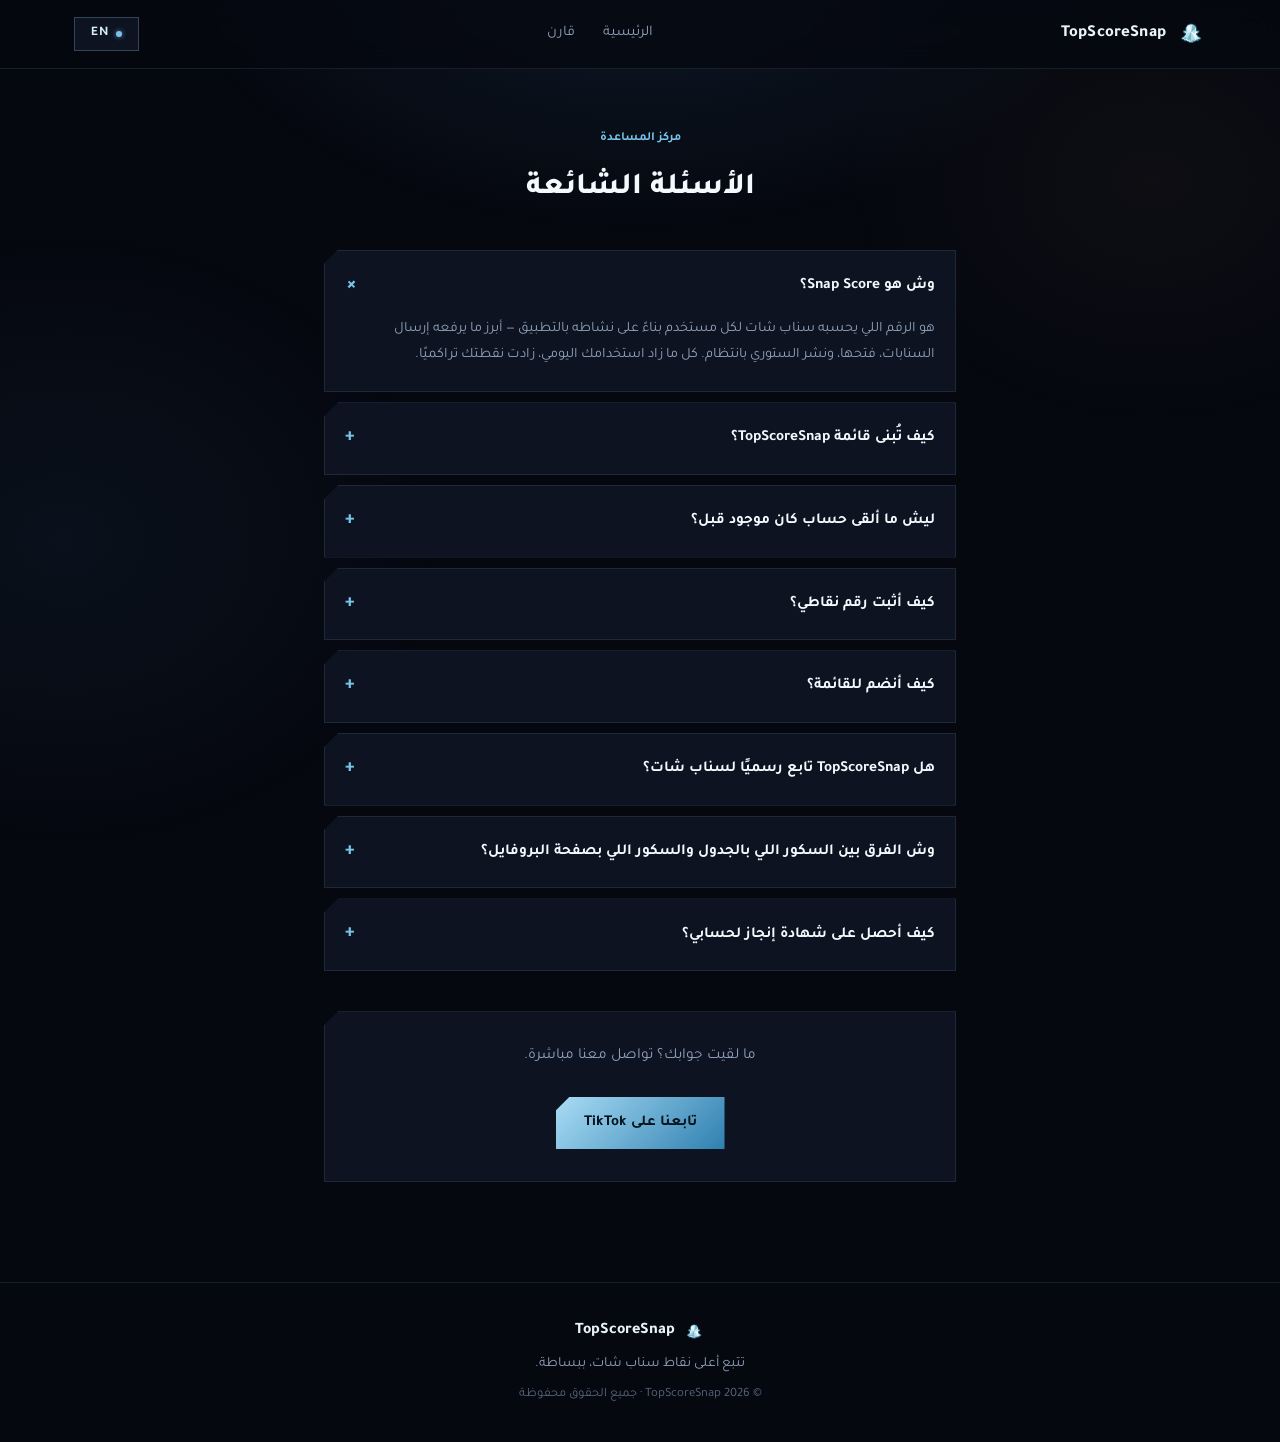
<file: faq.html>
<!DOCTYPE html>
<html lang="ar" dir="rtl">
<head>
<meta charset="UTF-8">
<meta name="viewport" content="width=device-width, initial-scale=1.0">
<title>TopScoreSnap — الأسئلة الشائعة</title>
<meta name="description" content="أسئلة شائعة حول TopScoreSnap: كيف تُبنى القائمة، كيف تنضم لها، ونظام النقاط.">
<link rel="icon" href="logo.png">
<link rel="preconnect" href="https://fonts.googleapis.com">
<link rel="preconnect" href="https://fonts.gstatic.com" crossorigin>
<link href="https://fonts.googleapis.com/css2?family=Tajawal:wght@300;400;500;700;800;900&family=Outfit:wght@300;400;500;600;700;800&family=JetBrains+Mono:wght@500;600;700&display=swap" rel="stylesheet">
<link rel="stylesheet" href="style.css">
</head>
<body>

<div class="bg-glow" aria-hidden="true"></div>

<header class="site-header">
  <div class="wrap header-inner">
    <a href="index.html" class="brand">
      <img src="logo.png" alt="TopScoreSnap" class="brand-mark">
      <span class="brand-name">TopScoreSnap</span>
    </a>
    <nav class="main-nav" aria-label="Main">
      <a href="index.html" data-i18n="nav.home">الرئيسية</a>
      <a href="compare.html" data-i18n="nav.compare">قارن</a>
    </nav>
    <button id="langToggle" class="lang-toggle" type="button" aria-label="Switch language">
      <span class="lang-toggle-dot" aria-hidden="true"></span>
      <span id="langToggleLabel">EN</span>
    </button>
  </div>
</header>

<main>
  <section class="faq-section">
    <div class="wrap faq-wrap">
      <p class="eyebrow faq-eyebrow" data-i18n="faq.eyebrow">مركز المساعدة</p>
      <h1 class="faq-title" data-i18n="faq.title">الأسئلة الشائعة</h1>

      <div class="faq-list" id="faqList"></div>

      <div class="contact-inner facet faq-contact">
        <p class="contact-text" data-i18n="faq.stillHelp">ما لقيت جوابك؟ تواصل معنا مباشرة.</p>
        <a href="https://www.tiktok.com/@topscoresnap?_r=1&_t=ZS-97qScSjjjfB" target="_blank" rel="noopener" class="btn btn-primary facet">
          <span data-i18n="contact.tiktok">تابعنا على TikTok</span>
        </a>
      </div>
    </div>
  </section>
</main>

<footer class="site-footer">
  <div class="wrap footer-inner">
    <div class="footer-brand">
      <img src="logo.png" alt="" class="brand-mark small">
      <span class="brand-name">TopScoreSnap</span>
    </div>
    <p class="footer-tagline" data-i18n="footer.tagline">تتبع أعلى نقاط سناب شات، ببساطة.</p>
    <p class="footer-rights">© <span id="year"></span> TopScoreSnap · <span data-i18n="footer.rights">جميع الحقوق محفوظة</span></p>
  </div>
</footer>

<script>
(() => {
  "use strict";

  const FSTR = {
    ar: {
      "nav.home": "الرئيسية",
      "nav.compare": "قارن",
      "footer.tagline": "تتبع أعلى نقاط سناب شات، ببساطة.",
      "footer.rights": "جميع الحقوق محفوظة",
      "contact.tiktok": "تابعنا على TikTok",
      "faq.eyebrow": "مركز المساعدة",
      "faq.title": "الأسئلة الشائعة",
      "faq.stillHelp": "ما لقيت جوابك؟ تواصل معنا مباشرة.",
      "toggleLabel": "EN"
    },
    en: {
      "nav.home": "Home",
      "nav.compare": "Compare",
      "footer.tagline": "Tracking the highest Snapchat scores, made simple.",
      "footer.rights": "All rights reserved",
      "contact.tiktok": "Follow us on TikTok",
      "faq.eyebrow": "Help Center",
      "faq.title": "Frequently Asked Questions",
      "faq.stillHelp": "Couldn't find your answer? Reach out directly.",
      "toggleLabel": "عربي"
    }
  };

  const FAQ = {
    ar: [
      { q: "وش هو Snap Score؟", a: "هو الرقم اللي يحسبه سناب شات لكل مستخدم بناءً على نشاطه بالتطبيق — أبرز ما يرفعه إرسال السنابات، فتحها، ونشر الستوري بانتظام. كل ما زاد استخدامك اليومي، زادت نقطتك تراكميًا." },
      { q: "كيف تُبنى قائمة TopScoreSnap؟", a: "نجمع الحسابات المعروفة اللي تجاوزت نقاطها 100 مليون نقطة من مصادر عامة، ونرتبها من الأعلى للأقل. القائمة تُحدَّث يدويًا بشكل دوري." },
      { q: "ليش ما ألقى حساب كان موجود قبل؟", a: "القائمة تعرض الحسابات الفعّالة فقط وقت آخر تحديث. إذا انحظر حساب أو توقف، ننزّله من القائمة — وهذا موضّح في قسم «عن الموقع»." },
      { q: "كيف أثبت رقم نقاطي؟", a: "أرسل لنا سكرينشوت واضح لصفحة ملفك الشخصي بسناب شات يبيّن اليوزر والنقاط، عن طريق التيك توك بالأسفل." },
      { q: "كيف أنضم للقائمة؟", a: "إذا نقاطك حوالي 100 مليون أو أكثر (أو تعرف شخص كذا)، تواصل معنا عبر حساب TikTok في الأسفل مع سكرينشوت إثبات، ونراجع الطلبات ونحدّث القائمة بشكل دوري." },
      { q: "هل TopScoreSnap تابع رسميًا لسناب شات؟", a: "لا. هذا موقع مستقل وغير رسمي، وما له أي ارتباط أو تأييد من شركة Snap Inc. أو تطبيق Snapchat." },
      { q: "وش الفرق بين السكور اللي بالجدول والسكور اللي بصفحة البروفايل؟", a: "الجدول يعرض رقم مختصر (مثل 1.1B) عشان يكون سريع القراءة. صفحة البروفايل تعرض الرقم الكامل والدقيق إذا كان متوفر لدينا. صورة الشهادة القابلة للمشاركة تستخدم دائمًا الرقم المختصر نفسه اللي بالجدول." },
      { q: "كيف أحصل على شهادة إنجاز لحسابي؟", a: "ادخل على ملفك من الجدول أو من أعلى 3 بالصفحة الرئيسية، وبتلقى صفحة فيها بياناتك كاملة وأزرار لعرض/مشاركة/تحميل صورة الشهادة." }
    ],
    en: [
      { q: "What is Snap Score?", a: "It's the number Snapchat calculates for every user based on in-app activity — mainly sending snaps, opening them, and posting to your Story regularly. The more consistently you use the app, the more it builds up over time." },
      { q: "How is the TopScoreSnap list built?", a: "We gather known accounts that have crossed 100 million points from publicly available sources and rank them highest to lowest. The list is updated by hand on a regular basis." },
      { q: "Why can't I find an account that used to be listed?", a: "The list only shows accounts that were active as of the last update. If an account gets banned or suspended, we remove it — this is explained in the About section." },
      { q: "How do I prove my score?", a: "Send us a clear screenshot of your Snapchat profile showing your username and score, via the TikTok link below." },
      { q: "How do I get added to the list?", a: "If your score is around 100 million or more (or you know someone who qualifies), reach out via the TikTok account below with a proof screenshot. We review requests and update the list periodically." },
      { q: "Is TopScoreSnap officially affiliated with Snapchat?", a: "No. This is an independent, unofficial site with no affiliation with or endorsement from Snap Inc. or Snapchat." },
      { q: "What's the difference between the leaderboard score and the profile page score?", a: "The leaderboard shows an abbreviated number (like 1.1B) for quick scanning. The profile page shows the exact, full number when we have it. The shareable certificate image always uses the same abbreviated number as the leaderboard." },
      { q: "How do I get an achievement certificate for my account?", a: "Open your profile from the table or the top-3 section on the homepage — you'll land on a page with your full details and buttons to view, share, or download your certificate image." }
    ]
  };

  const LANG_KEY = "tss_lang";
  let lang = localStorage.getItem(LANG_KEY) || "ar";

  function t(key) { return FSTR[lang][key] || key; }

  function renderFaq() {
    const list = document.getElementById("faqList");
    list.innerHTML = FAQ[lang].map((item, i) => `
      <details class="faq-item facet" ${i === 0 ? "open" : ""}>
        <summary class="faq-q">${item.q}</summary>
        <p class="faq-a">${item.a}</p>
      </details>
    `).join("");
  }

  function applyStaticLanguage() {
    document.documentElement.lang = lang;
    document.documentElement.dir = lang === "ar" ? "rtl" : "ltr";
    document.querySelectorAll("[data-i18n]").forEach(el => {
      const key = el.getAttribute("data-i18n");
      if (FSTR[lang][key]) el.textContent = FSTR[lang][key];
    });
    document.getElementById("langToggleLabel").textContent = FSTR[lang].toggleLabel;
    renderFaq();
  }

  document.getElementById("year").textContent = new Date().getFullYear();
  applyStaticLanguage();

  document.getElementById("langToggle").addEventListener("click", () => {
    lang = lang === "ar" ? "en" : "ar";
    localStorage.setItem(LANG_KEY, lang);
    applyStaticLanguage();
  });
})();
</script>
</body>
</html>
</file>
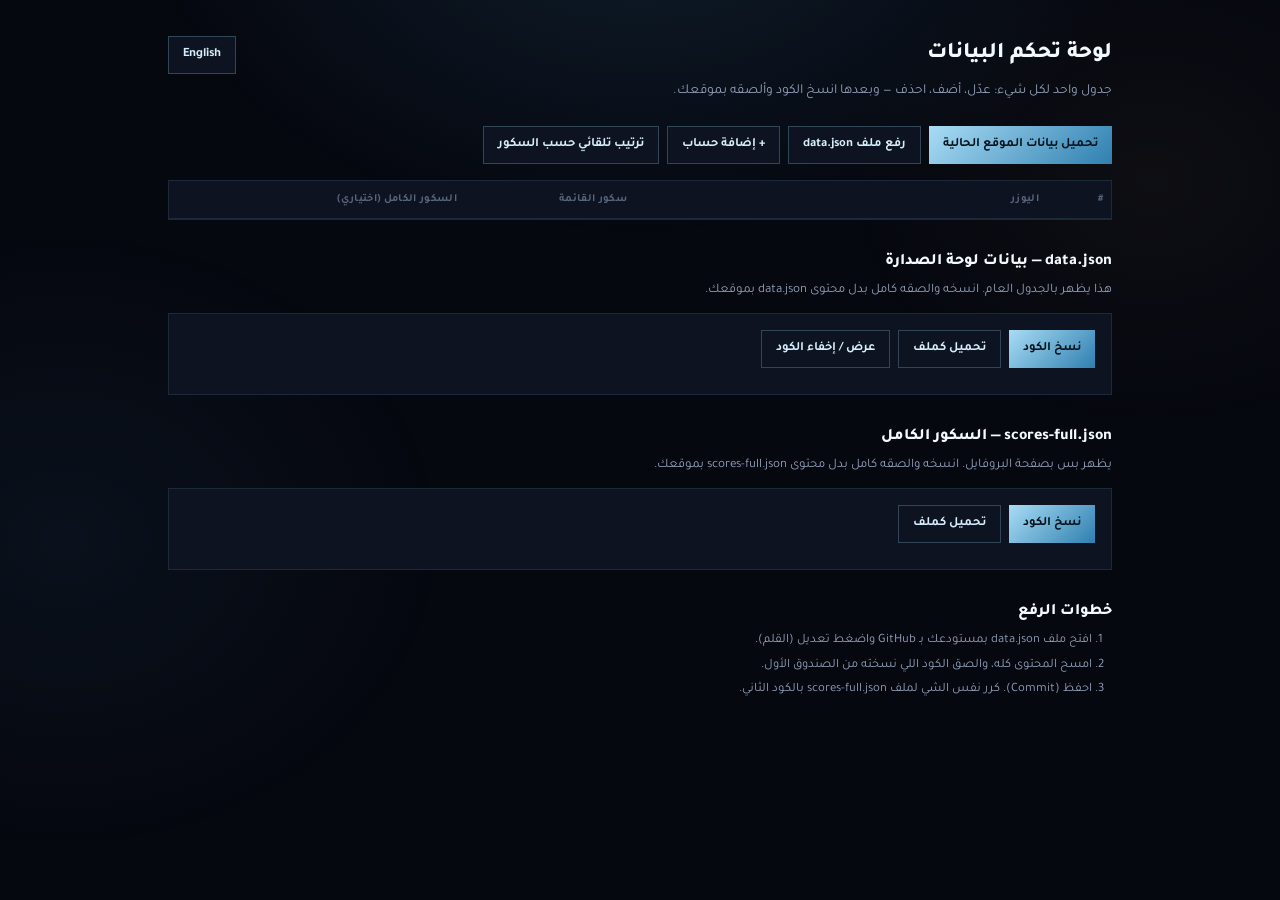
<file: panel-d00c1fe2.html>
<!DOCTYPE html>
<html lang="ar" dir="rtl">
<head>
<meta charset="UTF-8">
<meta name="viewport" content="width=device-width, initial-scale=1.0">
<title>TopScoreSnap</title>
<meta name="robots" content="noindex, nofollow">
<link rel="icon" href="logo.png">
<link rel="preconnect" href="https://fonts.googleapis.com">
<link rel="preconnect" href="https://fonts.gstatic.com" crossorigin>
<link href="https://fonts.googleapis.com/css2?family=Tajawal:wght@400;500;700;800&family=JetBrains+Mono:wght@500;600;700&display=swap" rel="stylesheet">
<link rel="stylesheet" href="style.css">
<style>
  .admin-wrap { max-width: 980px; padding: 36px 18px 100px; margin: 0 auto; position: relative; z-index: 1; }
  .admin-top { display: flex; align-items: center; justify-content: space-between; gap: 12px; margin-bottom: 6px; }
  .admin-title { font-size: 1.4rem; font-weight: 800; color: var(--ice-100); margin: 0; }
  .admin-sub { color: var(--text-dim); font-size: .86rem; margin: 0 0 24px; }

  .admin-banner { background: var(--bg-card-2); border: 1px solid rgba(227,183,104,.25); padding: 12px 16px; font-size: .82rem; color: var(--text-dim); margin-bottom: 18px; }
  .admin-banner.error { border-color: rgba(224,128,106,.4); color: var(--down); }
  .admin-banner.ok { border-color: rgba(123,201,154,.35); color: var(--up); }

  .admin-toolbar { display: flex; flex-wrap: wrap; gap: 8px; margin-bottom: 16px; }
  .admin-btn { background: var(--bg-card); border: 1px solid var(--border-hi); color: var(--ice-200); padding: 10px 14px; font-size: .8rem; font-weight: 700; cursor: pointer; transition: border-color .15s ease; }
  .admin-btn:hover { border-color: var(--ice-400); }
  .admin-btn.primary { background: linear-gradient(135deg, var(--ice-300), var(--ice-600)); color: #05131c; border: none; }
  .admin-btn:disabled { opacity: .4; cursor: not-allowed; }
  input[type="file"] { display: none; }

  .admin-table-wrap { overflow-x: auto; border: 1px solid var(--border); background: var(--bg-card); margin-bottom: 26px; }
  table.admin-table { width: 100%; border-collapse: collapse; min-width: 760px; }
  .admin-table th { text-align: start; font-size: .68rem; text-transform: uppercase; letter-spacing: .03em; color: var(--text-faint); font-weight: 700; padding: 10px 8px; border-bottom: 1px solid var(--border); white-space: nowrap; }
  .admin-table td { padding: 6px 8px; border-bottom: 1px solid var(--border); vertical-align: middle; }
  .admin-table tr:last-child td { border-bottom: none; }
  .admin-table input[type="text"] { width: 100%; background: var(--bg-alt); border: 1px solid var(--border); color: var(--text); padding: 8px 9px; font-size: .84rem; font-family: 'JetBrains Mono', monospace; }
  .admin-table input.invalid { border-color: var(--down); }
  .admin-rank-cell { font-family: 'JetBrains Mono', monospace; font-weight: 700; color: var(--text-dim); white-space: nowrap; font-size: .84rem; }
  .admin-delta { font-size: .66rem; font-weight: 800; margin-inline-start: 4px; }
  .admin-delta.up { color: var(--up); }
  .admin-delta.down { color: var(--down); }
  .admin-move-cell { display: flex; gap: 2px; }
  .admin-icon-btn { background: var(--bg-alt); border: 1px solid var(--border); color: var(--text-dim); width: 26px; height: 26px; font-size: .7rem; cursor: pointer; display: flex; align-items: center; justify-content: center; flex: none; }
  .admin-icon-btn:hover { color: var(--ice-300); border-color: var(--ice-400); }
  .admin-del-btn { color: var(--down); border-color: rgba(224,128,106,.35); }

  .admin-out-title { font-size: 1rem; font-weight: 800; color: var(--ice-100); margin: 30px 0 4px; }
  .admin-out-desc { color: var(--text-dim); font-size: .82rem; margin: 0 0 12px; }
  .admin-out-box { background: var(--bg-card); border: 1px solid var(--border); padding: 16px; margin-bottom: 18px; }
  .admin-out-actions { display: flex; gap: 8px; flex-wrap: wrap; margin-bottom: 10px; }
  .admin-out-preview { background: var(--bg-alt); border: 1px solid var(--border); padding: 12px; font-family: 'JetBrains Mono', monospace; font-size: .68rem; color: var(--text-dim); max-height: 180px; overflow: auto; white-space: pre-wrap; word-break: break-all; display: none; margin-top: 10px; }
  .admin-out-preview.shown { display: block; }

  .admin-steps { font-size: .8rem; color: var(--text-dim); line-height: 1.9; margin: 0; padding-inline-start: 20px; }

  .gate-overlay { position: fixed; inset: 0; z-index: 500; display: flex; align-items: center; justify-content: center; background: var(--bg); padding: 24px; }
  .gate-box { width: 100%; max-width: 360px; background: var(--bg-card); border: 1px solid var(--border-hi); padding: 30px 24px; text-align: center; }
  .gate-box img { width: 32px; margin: 0 auto 14px; display: block; }
  .gate-title { font-size: 1.05rem; font-weight: 800; color: var(--ice-100); margin: 0 0 8px; }
  .gate-desc { font-size: .82rem; color: var(--text-dim); margin: 0 0 18px; line-height: 1.7; }
  .gate-box input[type="password"] { width: 100%; background: var(--bg-alt); border: 1px solid var(--border); color: var(--text); padding: 12px; font-size: .95rem; margin-bottom: 10px; text-align: center; letter-spacing: .1em; }
  .gate-error { color: var(--down); font-size: .8rem; min-height: 18px; margin-bottom: 6px; }
  #appRoot { display: none; }
</style>
</head>
<body>

<div class="bg-glow" aria-hidden="true"></div>

<div class="gate-overlay" id="gateOverlay">
  <div class="gate-box" id="gateBox"></div>
</div>

<div id="appRoot">
<main>
  <div class="admin-wrap">
    <div class="admin-top">
      <h1 class="admin-title" id="titleText">لوحة تحكم البيانات</h1>
      <button class="admin-btn" id="langBtn" type="button">English</button>
    </div>
    <p class="admin-sub" id="subText">جدول واحد لكل شيء: عدّل، أضف، احذف — وبعدها انسخ الكود وألصقه بموقعك.</p>

    <div id="banner"></div>

    <div class="admin-toolbar">
      <button class="admin-btn primary" id="loadLiveBtn" type="button">تحميل بيانات الموقع الحالية</button>
      <button class="admin-btn" id="uploadBtn" type="button">رفع ملف data.json</button>
      <input type="file" id="fileInput" accept="application/json">
      <button class="admin-btn" id="addRowBtn" type="button">+ إضافة حساب</button>
      <button class="admin-btn" id="sortBtn" type="button">ترتيب تلقائي حسب السكور</button>
    </div>

    <div class="admin-table-wrap">
      <table class="admin-table">
        <thead>
          <tr>
            <th id="thRank" style="width:64px">#</th>
            <th id="thUser">اليوزر</th>
            <th id="thShort" style="width:170px">سكور القائمة</th>
            <th id="thFull" style="width:200px">السكور الكامل (اختياري)</th>
            <th style="width:60px"></th>
            <th style="width:36px"></th>
          </tr>
        </thead>
        <tbody id="tbody"></tbody>
      </table>
    </div>

    <h2 class="admin-out-title" id="out1Title">data.json — بيانات لوحة الصدارة</h2>
    <p class="admin-out-desc" id="out1Desc">هذا يظهر بالجدول العام. انسخه والصقه كامل بدل محتوى data.json بموقعك.</p>
    <div class="admin-out-box">
      <div class="admin-out-actions">
        <button class="admin-btn primary" id="copyBtn" type="button">نسخ الكود</button>
        <button class="admin-btn" id="downloadBtn" type="button">تحميل كملف</button>
        <button class="admin-btn" id="previewBtn" type="button">عرض / إخفاء الكود</button>
      </div>
      <pre class="admin-out-preview" id="jsonPreview"></pre>
    </div>

    <h2 class="admin-out-title" id="out2Title">scores-full.json — السكور الكامل</h2>
    <p class="admin-out-desc" id="out2Desc">يظهر بس بصفحة البروفايل. انسخه والصقه كامل بدل محتوى scores-full.json بموقعك.</p>
    <div class="admin-out-box">
      <div class="admin-out-actions">
        <button class="admin-btn primary" id="copyFullBtn" type="button">نسخ الكود</button>
        <button class="admin-btn" id="downloadFullBtn" type="button">تحميل كملف</button>
      </div>
    </div>

    <h2 class="admin-out-title" id="stepsTitle">خطوات الرفع</h2>
    <ol class="admin-steps" id="stepsList">
      <li>افتح ملف data.json بمستودعك بـ GitHub واضغط تعديل (القلم).</li>
      <li>امسح المحتوى كله، والصق الكود اللي نسخته من الصندوق الأول.</li>
      <li>احفظ (Commit). كرر نفس الشي لملف scores-full.json بالكود الثاني.</li>
    </ol>
  </div>
</main>
</div>

<script>
(() => {
  "use strict";

  // Set your own passcode here. Leave empty to disable the lock entirely.
  const PASSCODE = "";
  const SESSION_KEY = "tss_admin_unlocked";

  function unlock() {
    sessionStorage.setItem(SESSION_KEY, "1");
    document.getElementById("gateOverlay").style.display = "none";
    document.getElementById("appRoot").style.display = "block";
  }

  function renderLogin() {
    const box = document.getElementById("gateBox");
    box.innerHTML = `
      <img src="logo.png" alt="">
      <p class="gate-title">لوحة تحكم خاصة</p>
      <p class="gate-desc">هذي الصفحة مقفلة برمز مرور.</p>
      <input type="password" id="passInput" placeholder="رمز المرور">
      <div class="gate-error" id="gateErr"></div>
      <button type="button" class="admin-btn primary" id="loginBtn" style="width:100%">دخول</button>
    `;
    const submit = () => {
      const val = document.getElementById("passInput").value;
      if (val === PASSCODE) {
        unlock();
      } else {
        document.getElementById("gateErr").textContent = "رمز خاطئ.";
        document.getElementById("passInput").value = "";
      }
    };
    document.getElementById("loginBtn").addEventListener("click", submit);
    document.getElementById("passInput").addEventListener("keydown", e => { if (e.key === "Enter") submit(); });
  }

  if (!PASSCODE || sessionStorage.getItem(SESSION_KEY) === "1") {
    unlock();
  } else {
    renderLogin();
  }
})();
</script>

<script>
(() => {
  "use strict";

  const L = {
    ar: {
      title: "لوحة تحكم البيانات",
      sub: "جدول واحد لكل شيء: عدّل، أضف، احذف — وبعدها انسخ الكود وألصقه بموقعك.",
      langBtn: "English",
      loadLive: "تحميل بيانات الموقع الحالية",
      upload: "رفع ملف data.json",
      addRow: "+ إضافة حساب",
      sort: "ترتيب تلقائي حسب السكور",
      thRank: "#", thUser: "اليوزر", thShort: "سكور القائمة", thFull: "السكور الكامل (اختياري)",
      out1Title: "data.json — بيانات لوحة الصدارة",
      out1Desc: "هذا يظهر بالجدول العام. انسخه والصقه كامل بدل محتوى data.json بموقعك.",
      out2Title: "scores-full.json — السكور الكامل",
      out2Desc: "يظهر بس بصفحة البروفايل. انسخه والصقه كامل بدل محتوى scores-full.json بموقعك.",
      copy: "نسخ الكود", download: "تحميل كملف", preview: "عرض / إخفاء الكود",
      stepsTitle: "خطوات الرفع",
      steps: [
        "افتح ملف data.json بمستودعك بـ GitHub واضغط تعديل (القلم).",
        "امسح المحتوى كله، والصق الكود اللي نسخته من الصندوق الأول.",
        "احفظ (Commit). كرر نفس الشي لملف scores-full.json بالكود الثاني."
      ],
      loadedMsg: n => `تم تحميل ${n} حساب.`,
      loadErr: "ما قدرت أجيب البيانات تلقائيًا (طبيعي لو فتحت الملف من جهازك مباشرة). استخدم زر «رفع ملف data.json».",
      uploadErr: "الملف اللي رفعته مو JSON صالح.",
      copied: "تم النسخ!",
      placeholderUser: "username",
      placeholderShort: "مثال: 462.2M",
      placeholderFull: "مثال: 462,166,820",
      up: "▲", down: "▼"
    },
    en: {
      title: "Data Dashboard",
      sub: "One table for everything: edit, add, delete — then copy the code and paste it into your site.",
      langBtn: "عربي",
      loadLive: "Load Current Site Data",
      upload: "Upload data.json File",
      addRow: "+ Add Account",
      sort: "Auto-sort by Score",
      thRank: "#", thUser: "Username", thShort: "List Score", thFull: "Full Score (optional)",
      out1Title: "data.json — Leaderboard Data",
      out1Desc: "This shows on the public table. Copy it and replace the full content of data.json on your site.",
      out2Title: "scores-full.json — Full Scores",
      out2Desc: "Only shows on the profile page. Copy it and replace the full content of scores-full.json on your site.",
      copy: "Copy Code", download: "Download File", preview: "Show / Hide Code",
      stepsTitle: "Upload Steps",
      steps: [
        "Open data.json in your GitHub repo and tap edit (pencil icon).",
        "Delete everything, then paste the code you copied from the first box.",
        "Commit. Repeat the same for scores-full.json with the second code."
      ],
      loadedMsg: n => `Loaded ${n} accounts.`,
      loadErr: "Couldn't fetch the data automatically (normal if you opened this file directly on your device). Use the \"Upload data.json File\" button instead.",
      uploadErr: "The file you uploaded isn't valid JSON.",
      copied: "Copied!",
      placeholderUser: "username",
      placeholderShort: "e.g. 462.2M",
      placeholderFull: "e.g. 462,166,820",
      up: "▲", down: "▼"
    }
  };

  let lang = localStorage.getItem("tss_admin_lang") || "ar";
  let rows = [];
  let baseline = {};
  let baselineMeta = { siteLaunch: "2026" };

  function t(key) { return L[lang][key]; }

  function applyLangUI() {
    document.documentElement.lang = lang;
    document.documentElement.dir = lang === "ar" ? "rtl" : "ltr";
    document.getElementById("titleText").textContent = t("title");
    document.getElementById("subText").textContent = t("sub");
    document.getElementById("langBtn").textContent = t("langBtn");
    document.getElementById("loadLiveBtn").textContent = t("loadLive");
    document.getElementById("uploadBtn").textContent = t("upload");
    document.getElementById("addRowBtn").textContent = t("addRow");
    document.getElementById("sortBtn").textContent = t("sort");
    document.getElementById("thRank").textContent = t("thRank");
    document.getElementById("thUser").textContent = t("thUser");
    document.getElementById("thShort").textContent = t("thShort");
    document.getElementById("thFull").textContent = t("thFull");
    document.getElementById("out1Title").textContent = t("out1Title");
    document.getElementById("out1Desc").textContent = t("out1Desc");
    document.getElementById("out2Title").textContent = t("out2Title");
    document.getElementById("out2Desc").textContent = t("out2Desc");
    document.getElementById("copyBtn").textContent = t("copy");
    document.getElementById("downloadBtn").textContent = t("download");
    document.getElementById("previewBtn").textContent = t("preview");
    document.getElementById("copyFullBtn").textContent = t("copy");
    document.getElementById("downloadFullBtn").textContent = t("download");
    document.getElementById("stepsTitle").textContent = t("stepsTitle");
    document.getElementById("stepsList").innerHTML = t("steps").map(s => `<li>${s}</li>`).join("");
  }

  function parseScore(str) {
    if (!str) return 0;
    let s = String(str).trim().toUpperCase().replace(/,/g, "").replace(/\+$/, "");
    let mult = 1;
    const last = s.slice(-1);
    if (last === "B") { mult = 1e9; s = s.slice(0, -1); }
    else if (last === "M") { mult = 1e6; s = s.slice(0, -1); }
    else if (last === "K") { mult = 1e3; s = s.slice(0, -1); }
    const n = parseFloat(s);
    return isNaN(n) ? 0 : n * mult;
  }

  function showBanner(msg, kind) {
    document.getElementById("banner").innerHTML = msg
      ? `<div class="admin-banner${kind ? " " + kind : ""}">${msg}</div>` : "";
  }

  function setFromData(data, fullData) {
    baseline = {};
    (data.accounts || []).forEach(a => { baseline[a.username.toLowerCase()] = a.rank; });
    baselineMeta.siteLaunch = (data.meta && data.meta.siteLaunch) || "2026";
    const fullMap = (fullData && fullData.fullScores) || {};
    rows = (data.accounts || []).map(a => ({ username: a.username, score: a.score, full: fullMap[a.username] || "" }));
  }

  async function loadLive() {
    try {
      const res = await fetch("data.json", { cache: "no-store" });
      if (!res.ok) throw new Error("not ok");
      const data = await res.json();
      let fullData = { fullScores: {} };
      try {
        const r2 = await fetch("scores-full.json", { cache: "no-store" });
        if (r2.ok) fullData = await r2.json();
      } catch (e) { /* optional file, ignore */ }
      setFromData(data, fullData);
      renderRows();
      showBanner(t("loadedMsg")(rows.length), "ok");
    } catch (err) {
      showBanner(t("loadErr"), "error");
    }
  }

  function handleFileUpload(file) {
    const reader = new FileReader();
    reader.onload = () => {
      try {
        const data = JSON.parse(reader.result);
        setFromData(data, { fullScores: {} });
        renderRows();
        showBanner(t("loadedMsg")(rows.length), "ok");
      } catch (err) {
        showBanner(t("uploadErr"), "error");
      }
    };
    reader.readAsText(file);
  }

  function deltaHTML(username, rank) {
    if (!username.trim()) return "";
    const prev = baseline[username.trim().toLowerCase()];
    if (prev === undefined) return "";
    const diff = prev - rank;
    if (diff > 0) return `<span class="admin-delta up">${t("up")}${diff}</span>`;
    if (diff < 0) return `<span class="admin-delta down">${t("down")}${Math.abs(diff)}</span>`;
    return "";
  }

  function validate() {
    const seen = new Set();
    let ok = true;
    rows.forEach(r => {
      const key = r.username.trim().toLowerCase();
      if (!key) { ok = false; return; }
      if (seen.has(key)) ok = false;
      seen.add(key);
    });
    return ok;
  }

  function escapeHtml(str) {
    const div = document.createElement("div");
    div.textContent = str;
    return div.innerHTML;
  }
  function escapeAttr(str) { return escapeHtml(str).replace(/"/g, "&quot;"); }

  function renderRows() {
    const tbody = document.getElementById("tbody");
    tbody.innerHTML = "";
    rows.forEach((row, i) => {
      const rank = i + 1;
      const dupe = rows.filter(r => r.username.trim().toLowerCase() === row.username.trim().toLowerCase() && row.username.trim() !== "").length > 1;
      const tr = document.createElement("tr");
      tr.innerHTML = `
        <td class="admin-rank-cell">#${rank}${deltaHTML(row.username, rank)}</td>
        <td><input type="text" class="uname ${(!row.username.trim() || dupe) ? "invalid" : ""}" data-i="${i}" value="${escapeAttr(row.username)}" placeholder="${t("placeholderUser")}"></td>
        <td><input type="text" class="score" data-i="${i}" value="${escapeAttr(row.score)}" placeholder="${t("placeholderShort")}"></td>
        <td><input type="text" class="full" data-i="${i}" value="${escapeAttr(row.full)}" placeholder="${t("placeholderFull")}"></td>
        <td>
          <div class="admin-move-cell">
            <button type="button" class="admin-icon-btn up-btn" data-i="${i}">▲</button>
            <button type="button" class="admin-icon-btn down-btn" data-i="${i}">▼</button>
          </div>
        </td>
        <td><button type="button" class="admin-icon-btn admin-del-btn del-btn" data-i="${i}">✕</button></td>
      `;
      tbody.appendChild(tr);
    });

    tbody.querySelectorAll(".uname").forEach(el => el.addEventListener("input", e => {
      rows[+e.target.dataset.i].username = e.target.value; renderRows(); syncPreview();
    }));
    tbody.querySelectorAll(".score").forEach(el => el.addEventListener("input", e => {
      rows[+e.target.dataset.i].score = e.target.value; syncPreview();
    }));
    tbody.querySelectorAll(".full").forEach(el => el.addEventListener("input", e => {
      rows[+e.target.dataset.i].full = e.target.value; syncPreview();
    }));
    tbody.querySelectorAll(".up-btn").forEach(el => el.addEventListener("click", e => {
      const i = +e.target.dataset.i;
      if (i > 0) { [rows[i - 1], rows[i]] = [rows[i], rows[i - 1]]; renderRows(); syncPreview(); }
    }));
    tbody.querySelectorAll(".down-btn").forEach(el => el.addEventListener("click", e => {
      const i = +e.target.dataset.i;
      if (i < rows.length - 1) { [rows[i + 1], rows[i]] = [rows[i], rows[i + 1]]; renderRows(); syncPreview(); }
    }));
    tbody.querySelectorAll(".del-btn").forEach(el => el.addEventListener("click", e => {
      rows.splice(+e.target.dataset.i, 1); renderRows(); syncPreview();
    }));

    const valid = validate();
    document.getElementById("copyBtn").disabled = !valid;
    document.getElementById("downloadBtn").disabled = !valid;
  }

  function buildDataJSON() {
    const now = new Date();
    const ym = `${now.getFullYear()}-${String(now.getMonth() + 1).padStart(2, "0")}`;
    const accounts = rows.filter(r => r.username.trim()).map((r, i) => ({
      rank: i + 1,
      username: r.username.trim(),
      score: r.score.trim(),
      prevRank: baseline[r.username.trim().toLowerCase()] ?? null
    }));
    return JSON.stringify({ meta: { lastUpdate: ym, siteLaunch: baselineMeta.siteLaunch }, accounts }, null, 2);
  }

  function buildFullJSON() {
    const out = {};
    rows.filter(r => r.username.trim()).forEach(r => { out[r.username.trim()] = (r.full || "").trim(); });
    return JSON.stringify({ fullScores: out }, null, 2);
  }

  function download(filename, text) {
    const link = document.createElement("a");
    link.download = filename;
    link.href = "data:application/json;charset=utf-8," + encodeURIComponent(text);
    link.click();
  }

  function copyText(text, btn) {
    navigator.clipboard.writeText(text).then(() => {
      const orig = btn.textContent;
      btn.textContent = t("copied");
      setTimeout(() => { btn.textContent = orig; }, 1400);
    }).catch(() => {});
  }

  function syncPreview() {
    const pre = document.getElementById("jsonPreview");
    if (pre.classList.contains("shown")) pre.textContent = buildDataJSON();
    document.getElementById("copyBtn").disabled = !validate();
    document.getElementById("downloadBtn").disabled = !validate();
  }

  document.getElementById("langBtn").addEventListener("click", () => {
    lang = lang === "ar" ? "en" : "ar";
    localStorage.setItem("tss_admin_lang", lang);
    applyLangUI();
    renderRows();
  });
  document.getElementById("loadLiveBtn").addEventListener("click", loadLive);
  document.getElementById("uploadBtn").addEventListener("click", () => document.getElementById("fileInput").click());
  document.getElementById("fileInput").addEventListener("change", e => {
    if (e.target.files[0]) handleFileUpload(e.target.files[0]);
  });
  document.getElementById("addRowBtn").addEventListener("click", () => {
    rows.push({ username: "", score: "", full: "" }); renderRows(); syncPreview();
  });
  document.getElementById("sortBtn").addEventListener("click", () => {
    rows = rows.map((r, i) => ({ r, i })).sort((x, y) => parseScore(y.r.score) - parseScore(x.r.score) || x.i - y.i).map(o => o.r);
    renderRows(); syncPreview();
  });
  document.getElementById("copyBtn").addEventListener("click", e => { if (validate()) copyText(buildDataJSON(), e.currentTarget); });
  document.getElementById("downloadBtn").addEventListener("click", () => { if (validate()) download("data.json", buildDataJSON()); });
  document.getElementById("previewBtn").addEventListener("click", () => {
    const pre = document.getElementById("jsonPreview");
    pre.classList.toggle("shown");
    if (pre.classList.contains("shown")) pre.textContent = buildDataJSON();
  });
  document.getElementById("copyFullBtn").addEventListener("click", e => copyText(buildFullJSON(), e.currentTarget));
  document.getElementById("downloadFullBtn").addEventListener("click", () => download("scores-full.json", buildFullJSON()));

  applyLangUI();
  renderRows();
})();
</script>
</body>
</html>
</file>
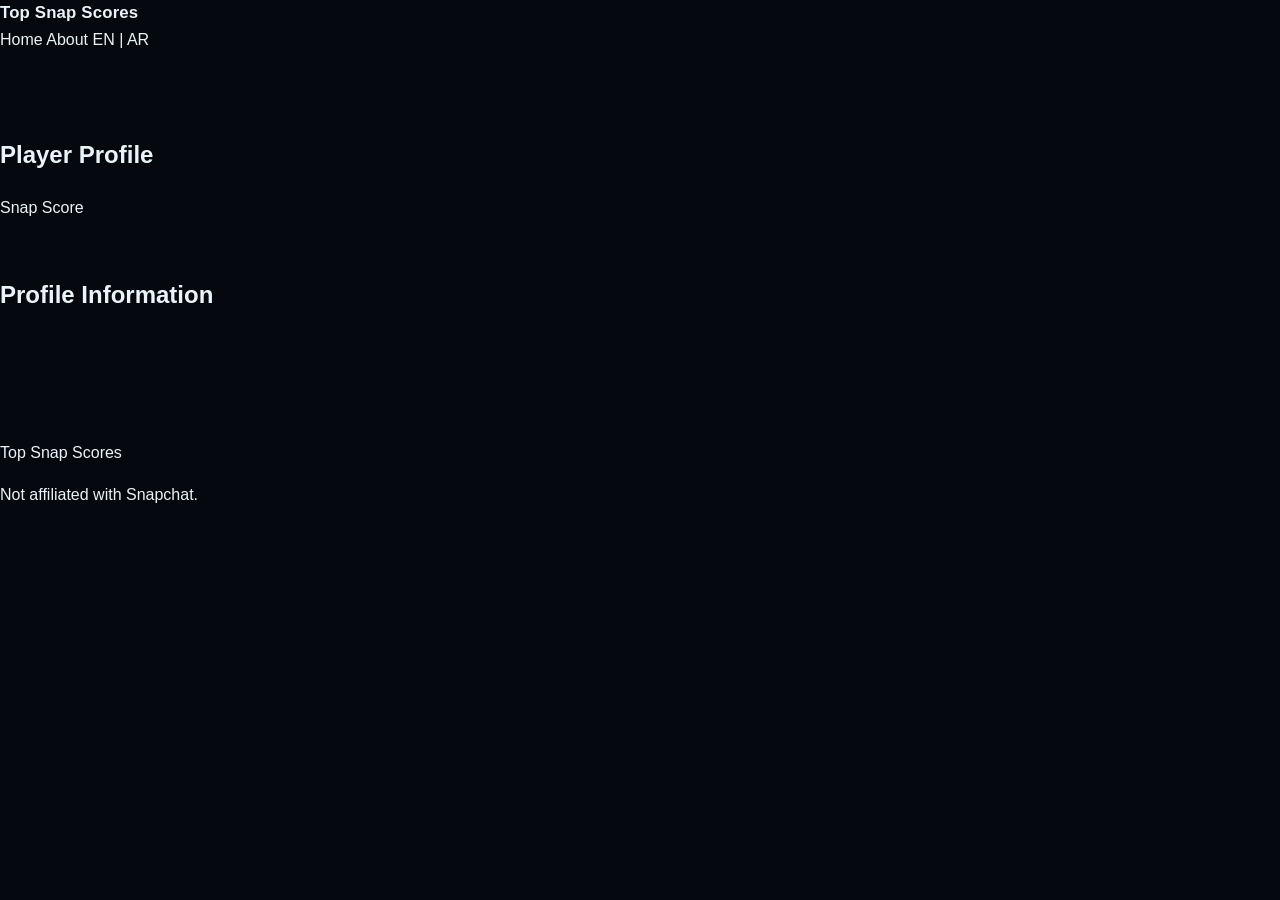
<file: player.html>
<!DOCTYPE html>
<html lang="en">

<head>

<meta charset="UTF-8">
<meta name="viewport" content="width=device-width, initial-scale=1.0">

<title>Snap Score Profile | Top Snap Scores</title>

<meta name="description" content="Snapchat score ranking profile from Top Snap Scores.">

<link rel="stylesheet" href="style.css">

</head>


<body>


<header class="header">


<div class="brand">
Top Snap Scores
</div>


<nav>

<a href="index.html">Home</a>

<a href="about.html">About</a>


<span class="language">

<a href="index.html">EN</a>
|
<a href="ar.html">AR</a>

</span>


</nav>


</header>



<section class="hero">


<h1 id="username">
Player Profile
</h1>


<p id="score">
Snap Score
</p>


</section>



<section class="leaderboard">


<div class="card">


<h2>Profile Information</h2>


<p id="rank">
</p>


<p id="updated">
</p>


</div>


</section>



<footer>

<p>
Top Snap Scores
</p>

<p>
Not affiliated with Snapchat.
</p>


</footer>




<script>


const params = new URLSearchParams(window.location.search);

const user = params.get("user");



fetch("data.json")

.then(response => response.json())

.then(data => {


const player = data.find(
item => item.username === user
);



if(player){


document.title =
player.username + " | Top Snap Scores";


document.getElementById("username").innerHTML =
player.username;


document.getElementById("score").innerHTML =
"Snap Score: " + player.score;


document.getElementById("rank").innerHTML =
"Global Rank: #" + player.rank;


document.getElementById("updated").innerHTML =
"Last Updated: " + player.updated;


}


});


</script>



</body>

</html>
</file>
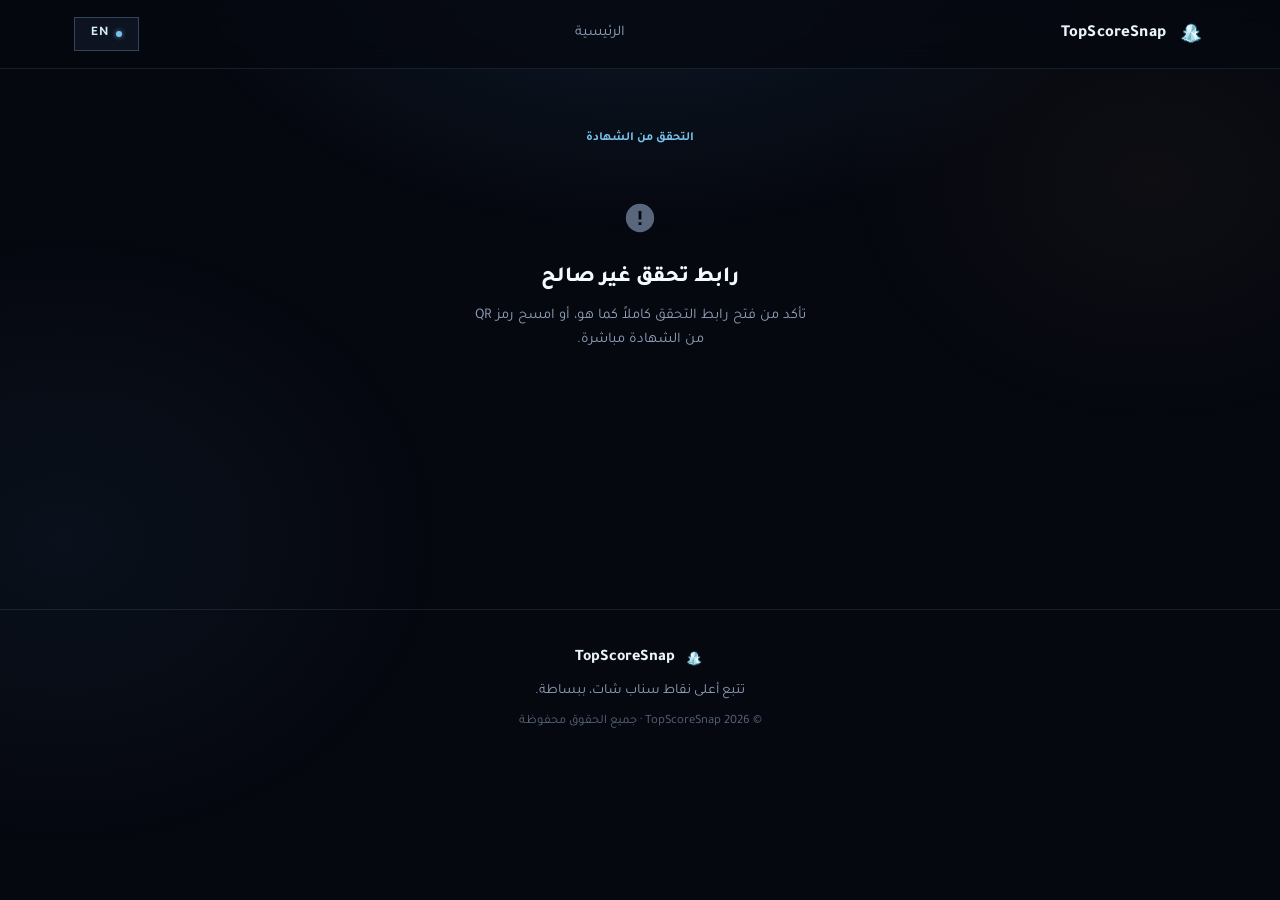
<file: verify.html>
<!DOCTYPE html>
<html lang="ar" dir="rtl">
<head>
<meta charset="UTF-8">
<meta name="viewport" content="width=device-width, initial-scale=1.0">
<title>TopScoreSnap — التحقق من الشهادة</title>
<meta name="description" content="تحقق من صحة شهادة TopScoreSnap وشاهد أحدث بيانات الحساب الموثّقة.">
<meta name="robots" content="noindex">
<link rel="icon" href="logo.png">
<link rel="preconnect" href="https://fonts.googleapis.com">
<link rel="preconnect" href="https://fonts.gstatic.com" crossorigin>
<link href="https://fonts.googleapis.com/css2?family=Tajawal:wght@300;400;500;700;800;900&family=Outfit:wght@300;400;500;600;700;800&family=JetBrains+Mono:wght@500;600;700&display=swap" rel="stylesheet">
<link rel="stylesheet" href="style.css">
</head>
<body>

<div class="bg-glow" aria-hidden="true"></div>

<header class="site-header">
  <div class="wrap header-inner">
    <a href="index.html" class="brand">
      <img src="logo.png" alt="TopScoreSnap" class="brand-mark">
      <span class="brand-name">TopScoreSnap</span>
    </a>
    <nav class="main-nav" aria-label="Main">
      <a href="index.html" data-i18n="nav.home">الرئيسية</a>
    </nav>
    <button id="langToggle" class="lang-toggle" type="button" aria-label="Switch language">
      <span class="lang-toggle-dot" aria-hidden="true"></span>
      <span id="langToggleLabel">EN</span>
    </button>
  </div>
</header>

<main>
  <section class="verify-section">
    <div class="wrap verify-wrap">
      <p class="eyebrow verify-eyebrow" data-i18n="verify.eyebrow">التحقق من الشهادة</p>
      <div id="verifyResult" class="verify-result">
        <div class="cert-loading">
          <div class="cert-loading-ring"></div>
          <p class="cert-loading-text" data-i18n="verify.checking">جارٍ التحقق...</p>
        </div>
      </div>
    </div>
  </section>
</main>

<footer class="site-footer">
  <div class="wrap footer-inner">
    <div class="footer-brand">
      <img src="logo.png" alt="" class="brand-mark small">
      <span class="brand-name">TopScoreSnap</span>
    </div>
    <p class="footer-tagline" data-i18n="footer.tagline">تتبع أعلى نقاط سناب شات، ببساطة.</p>
    <p class="footer-rights">© <span id="year"></span> TopScoreSnap · <span data-i18n="footer.rights">جميع الحقوق محفوظة</span></p>
  </div>
</footer>

<script>
(() => {
  "use strict";

  const VSTR = {
    ar: {
      "nav.home": "الرئيسية",
      "footer.tagline": "تتبع أعلى نقاط سناب شات، ببساطة.",
      "footer.rights": "جميع الحقوق محفوظة",
      "verify.eyebrow": "التحقق من الشهادة",
      "verify.checking": "جارٍ التحقق...",
      "verify.verifiedTitle": "شهادة أصلية وموثّقة ✓",
      "verify.verifiedDesc": "هذه الشهادة صادرة عن TopScoreSnap، وتم التأكد من تطابقها مع بيانات القائمة الحالية.",
      "verify.mismatchTitle": "رقم الشهادة غير مطابق",
      "verify.mismatchDesc": "الحساب موجود في القائمة، لكن رقم الشهادة في هذا الرابط لا يطابق سجلاتنا. قد يكون الرابط مُعدّلًا.",
      "verify.notFoundTitle": "لم يتم العثور على هذا الحساب",
      "verify.notFoundDesc": "هذا الحساب غير مدرج حاليًا ضمن القائمة النشطة — قد يكون تم إزالته أو حظره.",
      "verify.invalidTitle": "رابط تحقق غير صالح",
      "verify.invalidDesc": "تأكد من فتح رابط التحقق كاملاً كما هو، أو امسح رمز QR من الشهادة مباشرة.",
      "verify.username": "اليوزر",
      "verify.score": "نقاط Snap Score",
      "verify.rank": "الترتيب العالمي",
      "verify.percentile": "من أفضل",
      "verify.id": "رقم الشهادة",
      "verify.updated": "آخر تحديث للبيانات",
      "verify.viewCert": "عرض / تحميل الشهادة",
      "verify.backHome": "الرجوع للوحة المتصدرين",
      "toggleLabel": "EN"
    },
    en: {
      "nav.home": "Home",
      "footer.tagline": "Tracking the highest Snapchat scores, made simple.",
      "footer.rights": "All rights reserved",
      "verify.eyebrow": "Certificate Verification",
      "verify.checking": "Verifying...",
      "verify.verifiedTitle": "Authentic, Verified Certificate ✓",
      "verify.verifiedDesc": "This certificate was issued by TopScoreSnap and matches our current leaderboard records.",
      "verify.mismatchTitle": "Certificate ID Mismatch",
      "verify.mismatchDesc": "This account exists on the leaderboard, but the certificate ID in this link doesn't match our records. The link may have been altered.",
      "verify.notFoundTitle": "Account Not Found",
      "verify.notFoundDesc": "This account isn't on the current active leaderboard — it may have been removed or banned.",
      "verify.invalidTitle": "Invalid Verification Link",
      "verify.invalidDesc": "Make sure you opened the full verification link, or scan the QR code directly from the certificate.",
      "verify.username": "Username",
      "verify.score": "Snap Score",
      "verify.rank": "Global Rank",
      "verify.percentile": "Top",
      "verify.id": "Certificate ID",
      "verify.updated": "Data last updated",
      "verify.viewCert": "View / Download Certificate",
      "verify.backHome": "Back to Leaderboard",
      "toggleLabel": "عربي"
    }
  };

  const LANG_KEY = "tss_lang";
  let lang = localStorage.getItem(LANG_KEY) || "ar";
  let lastState = null;

  function t(key) { return VSTR[lang][key] || key; }

  function applyStaticLanguage() {
    document.documentElement.lang = lang;
    document.documentElement.dir = lang === "ar" ? "rtl" : "ltr";
    document.querySelectorAll("[data-i18n]").forEach(el => {
      const key = el.getAttribute("data-i18n");
      if (VSTR[lang][key]) el.textContent = VSTR[lang][key];
    });
    document.getElementById("langToggleLabel").textContent = VSTR[lang].toggleLabel;
    window.TSS_LANG = lang;
  }

  function hashId(str) {
    let h = 0x811c9dc5;
    for (let i = 0; i < str.length; i++) { h ^= str.charCodeAt(i); h = Math.imul(h, 0x01000193); }
    return (h >>> 0).toString(36).toUpperCase().padStart(7, "0");
  }

  function formatDate(ym) {
    if (!ym) return "—";
    const [y, m] = ym.split("-").map(Number);
    const monthsAr = ["يناير","فبراير","مارس","أبريل","مايو","يونيو","يوليو","أغسطس","سبتمبر","أكتوبر","نوفمبر","ديسمبر"];
    const monthsEn = ["Jan","Feb","Mar","Apr","May","Jun","Jul","Aug","Sep","Oct","Nov","Dec"];
    const names = lang === "ar" ? monthsAr : monthsEn;
    return `${names[m - 1]} ${y}`;
  }

  function escapeHtml(str) {
    const div = document.createElement("div");
    div.textContent = str;
    return div.innerHTML;
  }

  function renderState() {
    const el = document.getElementById("verifyResult");
    if (!lastState) return;
    const s = lastState;

    if (s.type === "invalid") {
      el.innerHTML = statusBlock("neutral", t("verify.invalidTitle"), t("verify.invalidDesc"));
      return;
    }
    if (s.type === "notfound") {
      el.innerHTML = statusBlock("warn", t("verify.notFoundTitle"), t("verify.notFoundDesc"));
      return;
    }
    if (s.type === "mismatch") {
      el.innerHTML = statusBlock("warn", t("verify.mismatchTitle"), t("verify.mismatchDesc")) + detailCard(s, false);
      return;
    }
    el.innerHTML = statusBlock("ok", t("verify.verifiedTitle"), t("verify.verifiedDesc")) + detailCard(s, true);
  }

  function statusBlock(kind, title, desc) {
    const icon = kind === "ok"
      ? '<path fill="currentColor" d="M12 2 4 6v6c0 5 3.4 8.7 8 10 4.6-1.3 8-5 8-10V6l-8-4Zm-1.2 13.6-3.4-3.4 1.4-1.4 2 2 4.6-4.6 1.4 1.4-6 6Z"/>'
      : kind === "warn"
        ? '<path fill="currentColor" d="M12 2 1 21h22L12 2Zm0 6 5.6 10.5H6.4L12 8Zm-1 3v3.5h2V11h-2Zm0 5v2h2v-2h-2Z"/>'
        : '<path fill="currentColor" d="M12 2a10 10 0 1 0 0 20 10 10 0 0 0 0-20Zm1 15h-2v-2h2v2Zm0-4h-2V7h2v6Z"/>';
    return `
      <div class="verify-status verify-status-${kind}">
        <svg viewBox="0 0 24 24" width="34" height="34" aria-hidden="true">${icon}</svg>
        <h1 class="verify-title">${title}</h1>
        <p class="verify-desc">${desc}</p>
      </div>`;
  }

  function detailCard(s, verified) {
    return `
      <div class="verify-detail facet">
        <div class="verify-detail-row"><span>${t("verify.username")}</span><b>${escapeHtml(s.username)}</b></div>
        <div class="verify-detail-row"><span>${t("verify.score")}</span><b>${escapeHtml(s.score)}</b></div>
        <div class="verify-detail-row"><span>${t("verify.rank")}</span><b>#${s.rank}</b></div>
        <div class="verify-detail-row"><span>${t("verify.percentile")}</span><b>${t("verify.percentile")} ${s.topPercent}%</b></div>
        <div class="verify-detail-row"><span>${t("verify.id")}</span><b>${escapeHtml(s.certId)}</b></div>
        <div class="verify-detail-row"><span>${t("verify.updated")}</span><b>${formatDate(s.lastUpdate)}</b></div>
        ${verified ? `<a href="profile.html?u=${encodeURIComponent(s.username)}" class="btn btn-primary facet verify-cert-btn">${t("verify.viewCert")}</a>` : ""}
        <a href="index.html" class="btn btn-ghost facet verify-home-btn">${t("verify.backHome")}</a>
      </div>`;
  }

  async function verify() {
    const params = new URLSearchParams(location.search);
    const username = params.get("u");
    const id = params.get("id");

    if (!username || !id) {
      lastState = { type: "invalid" };
      renderState();
      return;
    }

    let data;
    try {
      const res = await fetch("data.json", { cache: "no-store" });
      data = await res.json();
    } catch (err) {
      data = { meta: {}, accounts: [] };
    }

    const account = (data.accounts || []).find(a => a.username.toLowerCase() === username.toLowerCase());
    if (!account) {
      lastState = { type: "notfound" };
      renderState();
      return;
    }

    const expectedId = "TSS-" + hashId(account.username.toLowerCase());
    const total = data.accounts.length;
    const topPercent = Math.max(1, Math.ceil((account.rank / total) * 100));
    const common = {
      username: account.username,
      score: account.score,
      rank: account.rank,
      topPercent,
      certId: expectedId,
      lastUpdate: data.meta && data.meta.lastUpdate
    };

    lastState = expectedId === id ? { type: "ok", ...common } : { type: "mismatch", ...common };
    renderState();
  }

  document.getElementById("year").textContent = new Date().getFullYear();
  applyStaticLanguage();
  verify();

  document.getElementById("langToggle").addEventListener("click", () => {
    lang = lang === "ar" ? "en" : "ar";
    localStorage.setItem(LANG_KEY, lang);
    applyStaticLanguage();
    renderState();
  });
})();
</script>
</body>
</html>
</file>
<file: style.css>
/* ============================================================
   TopScoreSnap — icy / faceted crystal theme
   ============================================================ */

:root {
  --bg:        #060810;
  --bg-alt:    #0a0e18;
  --bg-card:   #0d1320;
  --bg-card-2: #101828;
  --border:    rgba(143, 197, 235, .12);
  --border-hi: rgba(159, 214, 242, .26);

  --ice-100: #f2fafe;
  --ice-200: #d6eefb;
  --ice-300: #a9dcf5;
  --ice-400: #79c3ea;
  --ice-500: #4fa8d8;
  --ice-600: #2f80b0;
  --ice-800: #163a52;

  --gold:   #e3b768;
  --silver: #cbd6e2;
  --bronze: #cf8a63;
  --up:     #7bc99a;
  --down:   #e0806a;

  --text:       #eaf3fb;
  --text-dim:   #90a1ba;
  --text-faint: #59667c;

  --radius: 14px;
  --cut: 14px;

  --font-ar: 'Tajawal', sans-serif;
  --font-en: 'Outfit', sans-serif;
  --font-mono: 'JetBrains Mono', monospace;

  color-scheme: dark;
}

* { box-sizing: border-box; }
html { scroll-behavior: smooth; }
@media (prefers-reduced-motion: reduce) {
  html { scroll-behavior: auto; }
  *, *::before, *::after { animation-duration: .001ms !important; animation-iteration-count: 1 !important; transition-duration: .001ms !important; }
}

body {
  margin: 0;
  background: var(--bg);
  color: var(--text);
  font-family: var(--font-ar);
  line-height: 1.6;
  -webkit-font-smoothing: antialiased;
  overflow-x: hidden;
}

html[dir="ltr"] body { font-family: var(--font-en); }

a { color: inherit; text-decoration: none; }
img { max-width: 100%; display: block; }
button, input { font-family: inherit; }

.wrap {
  max-width: 1180px;
  margin: 0 auto;
  padding: 0 24px;
}

/* ---------- ambient background ---------- */
.bg-glow {
  position: fixed;
  inset: 0;
  z-index: 0;
  pointer-events: none;
  background:
    radial-gradient(760px 500px at 50% -10%, rgba(79,168,216,.13), transparent 65%),
    radial-gradient(520px 420px at 90% 20%, rgba(227,183,104,.04), transparent 60%),
    radial-gradient(640px 520px at 5% 60%, rgba(79,168,216,.06), transparent 60%);
}

/* ---------- facet cut-corner signature ---------- */
.facet {
  clip-path: polygon(0 0, calc(100% - var(--cut)) 0, 100% var(--cut), 100% 100%, 0 100%);
  position: relative;
}
html[dir="rtl"] .facet {
  clip-path: polygon(var(--cut) 0, 100% 0, 100% 100%, 0 100%, 0 var(--cut));
}

/* ============================================================
   HEADER
   ============================================================ */
.site-header {
  position: sticky;
  top: 0;
  z-index: 50;
  background: rgba(6, 8, 16, .78);
  backdrop-filter: blur(14px);
  border-bottom: 1px solid var(--border);
}
.header-inner {
  display: flex;
  align-items: center;
  justify-content: space-between;
  gap: 20px;
  height: 68px;
}
.brand {
  display: flex;
  align-items: center;
  gap: 10px;
  font-weight: 800;
  font-size: 1.05rem;
  letter-spacing: .01em;
}
.brand-mark { width: 30px; height: 30px; object-fit: contain; }
.brand-mark.small { width: 22px; height: 22px; }

.main-nav {
  display: flex;
  gap: 28px;
  font-size: .92rem;
  color: var(--text-dim);
}
.main-nav a { transition: color .15s ease; }
.main-nav a:hover, .main-nav a:focus-visible { color: var(--ice-200); }

.lang-toggle {
  display: flex;
  align-items: center;
  gap: 8px;
  background: var(--bg-card);
  border: 1px solid var(--border-hi);
  color: var(--ice-200);
  padding: 8px 16px;
  font-size: .82rem;
  font-weight: 700;
  letter-spacing: .04em;
  cursor: pointer;
  transition: border-color .15s ease, transform .1s ease;
}
.lang-toggle:hover { border-color: var(--ice-400); }
.lang-toggle:active { transform: scale(.97); }
.lang-toggle-dot {
  width: 6px; height: 6px; border-radius: 50%;
  background: var(--ice-400);
  box-shadow: 0 0 5px rgba(121,195,234,.7);
}

/* ============================================================
   HERO
   ============================================================ */
.hero { position: relative; z-index: 1; padding-top: 64px; }
.hero-inner {
  display: grid;
  grid-template-columns: 1.1fr .9fr;
  align-items: center;
  gap: 40px;
}
.eyebrow {
  display: inline-block;
  font-size: .78rem;
  font-weight: 700;
  letter-spacing: .08em;
  color: var(--ice-400);
  text-transform: uppercase;
  margin: 0 0 16px;
}
html[dir="rtl"] .eyebrow { letter-spacing: 0; text-transform: none; }

.hero-title {
  margin: 0 0 20px;
  font-size: clamp(2.2rem, 4.2vw, 3.4rem);
  font-weight: 800;
  line-height: 1.15;
  display: flex;
  flex-direction: column;
}
.hero-title-accent {
  background: linear-gradient(90deg, var(--ice-200), var(--ice-500));
  -webkit-background-clip: text;
  background-clip: text;
  color: transparent;
}
.hero-subtitle {
  max-width: 46ch;
  color: var(--text-dim);
  font-size: 1.02rem;
  margin: 0 0 32px;
}
.hero-ctas { display: flex; gap: 14px; flex-wrap: wrap; }

.btn {
  display: inline-block;
  padding: 14px 28px;
  font-weight: 700;
  font-size: .95rem;
  transition: transform .12s ease, box-shadow .2s ease, background .2s ease;
}
.btn-primary {
  background: linear-gradient(135deg, var(--ice-300), var(--ice-600));
  color: #05131c;
  box-shadow: 0 6px 18px -8px rgba(79,168,216,.35);
}
.btn-primary:hover { transform: translateY(-2px); box-shadow: 0 10px 22px -8px rgba(79,168,216,.45); }
.btn-ghost {
  background: var(--bg-card);
  border: 1px solid var(--border-hi);
  color: var(--ice-200);
}
.btn-ghost:hover { border-color: var(--ice-400); transform: translateY(-2px); }

.hero-art { position: relative; display: flex; align-items: center; justify-content: center; }
.hero-art-glow {
  position: absolute;
  width: 340px; height: 340px;
  background: radial-gradient(circle, rgba(79,168,216,.22), transparent 68%);
  filter: blur(14px);
  animation: pulse 7s ease-in-out infinite;
}
.hero-ghost {
  position: relative;
  width: 260px;
  filter: drop-shadow(0 16px 32px rgba(0,0,0,.45));
  animation: float 8s ease-in-out infinite;
}
@keyframes float {
  0%, 100% { transform: translateY(0); }
  50% { transform: translateY(-8px); }
}
@keyframes pulse {
  0%, 100% { opacity: .4; transform: scale(1); }
  50% { opacity: .6; transform: scale(1.03); }
}

/* stats strip */
.stats-strip {
  display: grid;
  grid-template-columns: repeat(3, 1fr);
  gap: 16px;
  margin: 56px auto 0;
  padding-bottom: 56px;
}
.stat {
  background: var(--bg-card);
  border: 1px solid var(--border);
  padding: 22px 24px;
  text-align: center;
}
.stat-value {
  display: block;
  font-size: 1.7rem;
  font-weight: 700;
  color: var(--ice-100);
  font-variant-numeric: tabular-nums;
}
.stat-label {
  display: block;
  margin-top: 6px;
  font-size: .82rem;
  color: var(--text-dim);
}

/* ============================================================
   LEADERBOARD
   ============================================================ */
.leaderboard { position: relative; z-index: 1; padding: 20px 0 90px; }
.podium-title {
  text-align: center;
  font-size: 1.1rem;
  font-weight: 700;
  color: var(--text-dim);
  margin: 0 0 28px;
  letter-spacing: .02em;
}

.podium {
  display: flex;
  align-items: flex-end;
  justify-content: center;
  gap: 18px;
  margin-bottom: 48px;
  flex-wrap: wrap;
}
.podium-card {
  width: 220px;
  background: linear-gradient(180deg, var(--bg-card-2), var(--bg-card));
  border: 1px solid var(--border);
  padding: 26px 20px 22px;
  text-align: center;
  transition: transform .2s ease, border-color .2s ease;
}
.podium-card:hover { transform: translateY(-4px); border-color: var(--border-hi); }
.podium-card.rank-1 {
  width: 240px;
  padding-top: 34px;
  padding-bottom: 30px;
  order: 2;
  border-color: rgba(227,183,104,.28);
  box-shadow: 0 16px 36px -20px rgba(227,183,104,.28);
}
.podium-card.rank-2 { order: 1; margin-bottom: -18px; }
.podium-card.rank-3 { order: 3; margin-bottom: -18px; }

.podium-badge {
  width: 46px; height: 46px;
  margin: 0 auto 14px;
  display: flex; align-items: center; justify-content: center;
  font-weight: 700;
  font-size: 1.05rem;
  clip-path: polygon(50% 0, 100% 25%, 100% 75%, 50% 100%, 0 75%, 0 25%);
}
.rank-1 .podium-badge { background: linear-gradient(135deg, var(--gold), #b8823a); color: #251a03; width: 54px; height: 54px; font-size: 1.2rem; }
.rank-2 .podium-badge { background: linear-gradient(135deg, var(--silver), #7c8a9a); color: #10161f; }
.rank-3 .podium-badge { background: linear-gradient(135deg, var(--bronze), #8c522f); color: #1c0f06; }

.podium-user {
  font-weight: 700;
  font-size: 1rem;
  color: var(--ice-100);
  margin: 0 0 6px;
  word-break: break-word;
}
.podium-score {
  font-weight: 600;
  font-size: 1.15rem;
  color: var(--ice-300);
  font-variant-numeric: tabular-nums;
}

/* board panel */
.board-panel {
  background: var(--bg-card);
  border: 1px solid var(--border);
  padding: 24px;
}
.board-controls {
  display: flex;
  align-items: center;
  justify-content: space-between;
  gap: 16px;
  flex-wrap: wrap;
  margin-bottom: 18px;
}
.board-title {
  font-size: 1.05rem;
  font-weight: 800;
  color: var(--ice-100);
  margin: 0;
}

.search-box {
  position: relative;
  display: flex;
  align-items: center;
  flex: 1 1 220px;
  max-width: 280px;
}
.search-icon {
  position: absolute;
  inset-inline-start: 12px;
  width: 16px; height: 16px;
  fill: var(--text-faint);
  pointer-events: none;
}
.search-box input {
  width: 100%;
  background: var(--bg-alt);
  border: 1px solid var(--border);
  color: var(--text);
  padding: 10px 14px;
  padding-inline-start: 36px;
  font-size: .88rem;
  transition: border-color .15s ease;
}
.search-box input:focus-visible {
  outline: none;
  border-color: var(--ice-400);
}

.table-scroll { overflow-x: auto; }
.board-table {
  width: 100%;
  border-collapse: collapse;
  table-layout: fixed;
}
.board-table thead th {
  text-align: start;
  font-size: .78rem;
  text-transform: uppercase;
  letter-spacing: .06em;
  color: var(--text-faint);
  font-weight: 700;
  padding: 10px 12px;
  border-bottom: 1px solid var(--border);
}
html[dir="rtl"] .board-table thead th { text-transform: none; letter-spacing: 0; }
.board-table td {
  padding: 13px 12px;
  border-bottom: 1px solid var(--border);
  font-size: .93rem;
  vertical-align: middle;
}
.board-table tbody tr { transition: background .12s ease; }
.board-table tbody tr:hover { background: rgba(159,214,242,.05); }
.board-table tbody tr:last-child td { border-bottom: none; }

.col-rank { width: 68px; }
.col-score { width: 108px; text-align: end; }
.row-score { text-align: end; }
.rank-num {
  font-weight: 700;
  color: var(--text-dim);
  font-size: .88rem;
  font-variant-numeric: tabular-nums;
}
.rank-delta {
  display: inline-block;
  font-size: .62rem;
  font-weight: 800;
  margin-inline-start: 4px;
  vertical-align: middle;
}
.rank-delta.up { color: var(--up); }
.rank-delta.down { color: var(--down); }
.row-username {
  font-weight: 600;
  color: var(--ice-100);
  overflow-wrap: anywhere;
}
.row-score {
  font-weight: 600;
  color: var(--ice-300);
  font-variant-numeric: tabular-nums;
  white-space: nowrap;
}

@media (max-width: 480px) {
  .col-rank { width: 52px; }
  .col-score { width: 88px; }
  .board-table thead th, .board-table td { padding: 10px 8px; font-size: .82rem; }
  .row-score { font-size: .85rem; }
  .rank-delta { font-size: .56rem; margin-inline-start: 2px; }
}

.empty-state {
  text-align: center;
  padding: 60px 20px;
}
.empty-ghost { width: 64px; margin: 0 auto 18px; opacity: .5; }
.empty-title { font-weight: 700; color: var(--text); margin: 0 0 6px; }
.empty-subtitle { color: var(--text-dim); font-size: .9rem; margin: 0; }

/* ============================================================
   ABOUT
   ============================================================ */
.about { position: relative; z-index: 1; padding: 20px 0 100px; border-top: 1px solid var(--border); }
.about-inner { max-width: 760px; padding-top: 70px; }
.about-title { font-size: 1.8rem; font-weight: 800; margin: 0 0 20px; }
.about-p { color: var(--text-dim); margin: 0 0 16px; font-size: 1rem; }

.disclaimer {
  margin-top: 24px;
  background: var(--bg-card-2);
  border: 1px solid rgba(227,183,104,.22);
  padding: 20px 22px;
}
.disclaimer-title {
  font-weight: 800;
  color: var(--gold);
  margin: 0 0 8px;
  font-size: .95rem;
}
.disclaimer-text { color: var(--text-dim); font-size: .9rem; margin: 0; line-height: 1.7; }

.points-block { margin: 8px 0 4px; }
.points-title {
  font-size: 1.25rem;
  font-weight: 800;
  color: var(--ice-100);
  margin: 36px 0 14px;
}
.points-list {
  list-style: none;
  margin: 4px 0 16px;
  padding: 0;
  display: flex;
  flex-direction: column;
  gap: 10px;
}
.points-list li {
  background: var(--bg-card);
  border: 1px solid var(--border);
  padding: 14px 18px;
  font-size: .95rem;
  color: var(--text);
  display: flex;
  align-items: center;
  gap: 10px;
}
.points-list li::before {
  content: "";
  flex: none;
  width: 7px; height: 7px;
  background: var(--ice-400);
  clip-path: polygon(50% 0, 100% 50%, 50% 100%, 0 50%);
}

/* ============================================================
   CONTACT
   ============================================================ */
.contact { position: relative; z-index: 1; padding: 4px 0 100px; }
.contact-inner {
  max-width: 640px;
  margin: 0 auto;
  text-align: center;
  background: var(--bg-card);
  border: 1px solid var(--border);
  padding: 48px 32px;
}
.contact-title { font-size: 1.6rem; font-weight: 800; margin: 8px 0 12px; }
.contact-text {
  color: var(--text-dim);
  max-width: 46ch;
  margin: 0 auto 28px;
  font-size: .96rem;
}
.tiktok-btn { display: inline-flex; align-items: center; gap: 10px; }
.tiktok-icon { width: 18px; height: 18px; fill: currentColor; }

/* ============================================================
   FOOTER
   ============================================================ */
.site-footer {
  border-top: 1px solid var(--border);
  padding: 36px 0;
  position: relative; z-index: 1;
}
.footer-inner { text-align: center; }
.footer-brand {
  display: flex; align-items: center; justify-content: center; gap: 8px;
  font-weight: 800; margin-bottom: 8px;
}
.footer-tagline { color: var(--text-dim); font-size: .88rem; margin: 0 0 10px; }
.footer-links {
  display: flex;
  flex-wrap: wrap;
  justify-content: center;
  gap: 6px 18px;
  margin: 4px 0 14px;
  font-size: .82rem;
}
.footer-links a { color: var(--text-dim); transition: color .15s ease; }
.footer-links a:hover { color: var(--ice-300); }
.footer-rights { color: var(--text-faint); font-size: .8rem; margin: 0; }

/* ============================================================
   PROFILE-LINK TRIGGERS (table rows / podium buttons)
   ============================================================ */
.profile-row { cursor: pointer; }
.profile-row:focus-visible { outline: 2px solid var(--ice-400); outline-offset: -2px; }
.row-score { display: flex; align-items: center; justify-content: flex-end; gap: 6px; }
.profile-row-icon { color: var(--ice-500); opacity: .5; flex: none; transition: opacity .15s ease, transform .15s ease; }
.profile-row:hover .profile-row-icon, .profile-row:focus-visible .profile-row-icon { opacity: 1; transform: scale(1.12); }

.podium-cert-btn {
  display: inline-flex;
  align-items: center;
  gap: 6px;
  margin-top: 14px;
  background: var(--bg-alt);
  border: 1px solid var(--border-hi);
  color: var(--ice-200);
  padding: 8px 14px;
  font-size: .76rem;
  font-weight: 700;
  cursor: pointer;
  transition: border-color .15s ease, transform .12s ease;
}
.podium-cert-btn:hover { border-color: var(--ice-400); transform: translateY(-1px); }
.podium-cert-btn svg { flex: none; }

.cert-loading {
  display: flex;
  flex-direction: column;
  align-items: center;
  justify-content: center;
  padding: 80px 20px;
  gap: 18px;
  text-align: center;
}
.cert-loading-ring {
  width: 40px; height: 40px;
  border-radius: 50%;
  border: 3px solid var(--border);
  border-top-color: var(--ice-400);
  animation: certSpin .8s linear infinite;
}
@keyframes certSpin { to { transform: rotate(360deg); } }
.cert-loading-text { color: var(--text-dim); font-size: .92rem; margin: 0; }

.cert-scaler { width: 100%; display: flex; justify-content: center; overflow: hidden; }

/* the certificate itself — fixed design canvas, 540x960 (9:16, story-ready) */
.cert-card {
  width: 540px;
  height: 960px;
  flex: none;
  transform-origin: top center;
  position: relative;
  background:
    radial-gradient(420px 420px at 50% 8%, rgba(79,168,216,.16), transparent 65%),
    linear-gradient(180deg, #0a0e18, #050710 60%, #04060c);
  border: 1px solid rgba(159,214,242,.22);
  overflow: hidden;
  opacity: 0;
  transform: scale(.94) translateY(10px);
  transition: opacity .5s ease, transform .5s cubic-bezier(.2,.8,.2,1);
}
.cert-card.reveal { opacity: 1; transform: scale(1) translateY(0); }
.cert-card::before {
  content: "";
  position: absolute; inset: 14px;
  border: 1px solid rgba(159,214,242,.28);
  pointer-events: none;
}
.cert-card::after {
  content: "";
  position: absolute; inset: 0;
  background: linear-gradient(115deg, transparent 40%, rgba(255,255,255,.06) 50%, transparent 60%);
  transform: translateX(-120%);
  animation: certShine 2.6s ease-in-out .4s 1;
  pointer-events: none;
}
@keyframes certShine { to { transform: translateX(120%); } }

.cert-watermark { position: absolute; inset: 0; display: flex; align-items: center; justify-content: center; opacity: .05; pointer-events: none; }
.cert-watermark img { width: 380px; }

.cert-frame {
  position: relative;
  height: 100%;
  padding: 40px 38px 30px;
  display: flex;
  flex-direction: column;
  align-items: center;
  text-align: center;
}

.cert-top { width: 100%; display: flex; align-items: center; justify-content: space-between; margin-bottom: 26px; }
.cert-brand { display: flex; align-items: center; gap: 8px; font-weight: 800; font-size: .95rem; color: var(--ice-100); }
.cert-brand-mark { width: 22px; height: 22px; object-fit: contain; }
.cert-verified-pill {
  display: flex; align-items: center; gap: 5px;
  background: rgba(121,195,234,.12);
  border: 1px solid rgba(121,195,234,.35);
  color: var(--ice-300);
  padding: 5px 10px;
  font-size: .66rem;
  font-weight: 700;
  letter-spacing: .04em;
}

.cert-eyebrow {
  font-size: .72rem;
  font-weight: 700;
  letter-spacing: .08em;
  color: var(--text-dim);
  margin: 0 0 30px;
  text-transform: uppercase;
}
[dir="rtl"] .cert-eyebrow { letter-spacing: 0; text-transform: none; }

.cert-seal {
  width: 118px; height: 118px;
  display: flex; align-items: center; justify-content: center;
  clip-path: polygon(50% 0, 100% 25%, 100% 75%, 50% 100%, 0 75%, 0 25%);
  font-family: var(--font-mono);
  font-weight: 800;
  font-size: 2rem;
  margin-bottom: 22px;
}
.cert-seal.tier-gold { background: linear-gradient(135deg, var(--gold), #96702f); color: #241a04; box-shadow: 0 0 40px -8px rgba(227,183,104,.45); }
.cert-seal.tier-silver { background: linear-gradient(135deg, var(--silver), #6d7885); color: #10161f; box-shadow: 0 0 40px -10px rgba(203,214,226,.35); }
.cert-seal.tier-bronze { background: linear-gradient(135deg, var(--bronze), #7a4b32); color: #1c0f06; box-shadow: 0 0 40px -10px rgba(207,138,99,.4); }
.cert-seal.tier-ice { background: linear-gradient(135deg, var(--ice-400), var(--ice-600)); color: #05131c; box-shadow: 0 0 40px -10px rgba(79,168,216,.4); }

.cert-username { font-size: 1.9rem; font-weight: 800; color: var(--ice-100); margin: 0 0 6px; word-break: break-word; max-width: 100%; }
.cert-subtitle { font-size: .85rem; color: var(--text-dim); margin: 0 0 28px; }

.cert-score-block { display: flex; flex-direction: column; align-items: center; margin-bottom: 22px; }
.cert-score-value { font-family: var(--font-mono); font-size: 3rem; font-weight: 700; color: var(--ice-200); line-height: 1; }
.cert-score-label { font-size: .72rem; letter-spacing: .1em; color: var(--text-faint); text-transform: uppercase; margin-top: 8px; }
[dir="rtl"] .cert-score-label { letter-spacing: 0; text-transform: none; }

.cert-chips { display: flex; gap: 12px; margin-bottom: 26px; }
.cert-chip { background: var(--bg-card-2); border: 1px solid var(--border); padding: 12px 22px; min-width: 120px; }
.cert-chip-value { display: block; font-family: var(--font-mono); font-weight: 700; font-size: 1.1rem; color: var(--ice-200); }
.cert-chip-label { display: block; font-size: .64rem; color: var(--text-faint); margin-top: 4px; letter-spacing: .06em; text-transform: uppercase; }
[dir="rtl"] .cert-chip-label { letter-spacing: 0; text-transform: none; }

.cert-divider { width: 100%; height: 1px; background: linear-gradient(90deg, transparent, var(--border-hi), transparent); margin-bottom: 20px; }

.cert-footer { width: 100%; display: flex; align-items: center; justify-content: space-between; margin-bottom: 18px; text-align: start; }
.cert-footer-meta p { margin: 0 0 6px; font-size: .72rem; color: var(--text-faint); display: flex; gap: 6px; }
.cert-footer-meta p b { color: var(--text-dim); font-family: var(--font-mono); font-weight: 600; }
.cert-footer-qr { display: flex; flex-direction: column; align-items: center; gap: 4px; }
.cert-footer-qr img { border: 4px solid #fff; }
.cert-footer-qr span { font-size: .58rem; color: var(--text-faint); }

.cert-fine-print { font-size: .6rem; color: var(--text-faint); margin: auto 0 0; line-height: 1.5; max-width: 92%; }

@media (prefers-reduced-motion: reduce) {
  .cert-card::after { animation: none; display: none; }
  .cert-loading-ring { animation-duration: 1.4s; }
}

/* ============================================================
   PROFILE PAGE
   ============================================================ */
.profile-section { position: relative; z-index: 1; padding: 56px 0 100px; min-height: 60vh; }
.profile-wrap { max-width: 560px; }

.profile-hero { text-align: center; margin-bottom: 22px; }
.profile-pill {
  display: inline-flex;
  width: 30px; height: 30px;
  align-items: center; justify-content: center;
  background: rgba(121,195,234,.12);
  border: 1px solid rgba(121,195,234,.35);
  color: var(--ice-300);
  font-size: .85rem;
  margin-bottom: 14px;
}
.profile-seal {
  width: 96px; height: 96px;
  margin: 6px auto 18px;
  font-size: 1.6rem;
}
.profile-username { font-size: 1.7rem; font-weight: 800; color: var(--ice-100); margin: 0 0 6px; word-break: break-word; }
.profile-subtitle { color: var(--text-dim); font-size: .88rem; margin: 0 0 14px; }

.club-badge {
  display: inline-flex;
  align-items: center;
  gap: 6px;
  padding: 6px 14px;
  font-size: .74rem;
  font-weight: 700;
  border: 1px solid;
  margin-bottom: 24px;
}
.club-billion { color: var(--gold); border-color: rgba(227,183,104,.4); background: rgba(227,183,104,.08); }
.club-elite { color: var(--ice-300); border-color: rgba(121,195,234,.4); background: rgba(121,195,234,.08); }
.club-verified { color: var(--text-dim); border-color: var(--border-hi); background: var(--bg-alt); }

.profile-score-block { display: flex; flex-direction: column; align-items: center; }
.profile-score-value { font-size: 2.6rem; }
.profile-public-note { font-size: .78rem; color: var(--text-faint); margin-top: 10px; }

.profile-actions {
  display: flex;
  gap: 10px;
  flex-wrap: wrap;
  justify-content: center;
  margin: 22px 0 4px;
}
.profile-actions .btn { flex: 1 1 140px; text-align: center; padding: 12px 16px; font-size: .84rem; }

.profile-card-container {
  max-height: 0;
  opacity: 0;
  overflow: hidden;
  transition: max-height .45s cubic-bezier(.2,.8,.2,1), opacity .35s ease;
  margin-top: 0;
}
.profile-card-container.expanded {
  max-height: 1200px;
  opacity: 1;
  margin-top: 26px;
}

@media (max-width: 520px) {
  .profile-wrap, .verify-wrap { padding-inline: 4px; }
}

/* ============================================================
   VERIFY PAGE
   ============================================================ */
.verify-section { position: relative; z-index: 1; padding: 60px 0 100px; min-height: 60vh; }
.verify-wrap { max-width: 560px; }
.verify-eyebrow { text-align: center; display: block; }

.verify-status {
  text-align: center;
  padding: 36px 20px 28px;
}
.verify-status svg { margin-bottom: 14px; }
.verify-status-ok svg { color: var(--ice-400); filter: drop-shadow(0 0 14px rgba(79,168,216,.4)); }
.verify-status-warn svg { color: var(--gold); }
.verify-status-neutral svg { color: var(--text-faint); }
.verify-title { font-size: 1.35rem; font-weight: 800; margin: 0 0 10px; color: var(--ice-100); }
.verify-desc { color: var(--text-dim); font-size: .92rem; max-width: 42ch; margin: 0 auto; }

.verify-detail {
  background: var(--bg-card);
  border: 1px solid var(--border);
  padding: 24px;
  margin-top: 10px;
}
.verify-detail-row {
  display: flex;
  align-items: center;
  justify-content: space-between;
  gap: 12px;
  padding: 11px 0;
  border-bottom: 1px solid var(--border);
  font-size: .9rem;
}
.verify-detail-row:last-of-type { border-bottom: none; }
.verify-detail-row span { color: var(--text-dim); }
.verify-detail-row b { color: var(--ice-100); font-family: var(--font-mono); font-weight: 600; text-align: end; }
.verify-cert-btn, .verify-home-btn { display: block; width: 100%; text-align: center; margin-top: 18px; }
.verify-home-btn { margin-top: 10px; }

.compare-cta {
  display: flex;
  align-items: center;
  justify-content: center;
  gap: 8px;
  margin-top: 20px;
  color: var(--ice-300);
  font-size: .86rem;
  font-weight: 700;
  transition: color .15s ease, gap .15s ease;
}
.compare-cta:hover { color: var(--ice-100); gap: 11px; }

/* ============================================================
   FAQ PAGE
   ============================================================ */
.faq-section { position: relative; z-index: 1; padding: 60px 0 100px; }
.faq-wrap { max-width: 680px; }
.faq-eyebrow { text-align: center; display: block; }
.faq-title { text-align: center; font-size: 1.9rem; font-weight: 800; margin: 0 0 36px; color: var(--ice-100); }

.faq-list { display: flex; flex-direction: column; gap: 10px; margin-bottom: 40px; }
.faq-item {
  background: var(--bg-card);
  border: 1px solid var(--border);
  padding: 4px 20px;
}
.faq-q {
  cursor: pointer;
  list-style: none;
  padding: 16px 0;
  font-weight: 700;
  font-size: .96rem;
  color: var(--ice-100);
  display: flex;
  align-items: center;
  justify-content: space-between;
}
.faq-q::-webkit-details-marker { display: none; }
.faq-q::after {
  content: "+";
  font-size: 1.2rem;
  color: var(--ice-400);
  flex: none;
  margin-inline-start: 12px;
  transition: transform .2s ease;
}
.faq-item[open] .faq-q::after { transform: rotate(45deg); }
.faq-a { color: var(--text-dim); font-size: .9rem; line-height: 1.8; margin: 0 0 18px; }

.faq-contact { text-align: center; padding: 32px 24px; }

/* ============================================================
   COMPARE PAGE
   ============================================================ */
.compare-section { position: relative; z-index: 1; padding: 60px 0 100px; }
.compare-wrap { max-width: 640px; }
.compare-eyebrow { text-align: center; display: block; }
.compare-title { text-align: center; font-size: 1.9rem; font-weight: 800; margin: 0 0 24px; color: var(--ice-100); }

.compare-mode-tabs {
  display: flex;
  gap: 6px;
  background: var(--bg-alt);
  border: 1px solid var(--border);
  padding: 4px;
  margin-bottom: 22px;
}
.compare-mode-btn {
  flex: 1;
  background: transparent;
  border: none;
  color: var(--text-dim);
  padding: 10px 12px;
  font-size: .8rem;
  font-weight: 700;
  cursor: pointer;
  transition: background .15s ease, color .15s ease;
}
.compare-mode-btn:hover { color: var(--ice-200); }
.compare-mode-btn.active {
  background: linear-gradient(135deg, var(--ice-400), var(--ice-600));
  color: #05131c;
}

.compare-picker {
  display: flex;
  align-items: end;
  gap: 16px;
  background: var(--bg-card);
  border: 1px solid var(--border);
  padding: 22px;
  margin-bottom: 16px;
}
.compare-picker-field { flex: 1; display: flex; flex-direction: column; gap: 8px; }
.compare-picker-field label { font-size: .78rem; color: var(--text-dim); font-weight: 700; }
.compare-picker-field select,
.compare-picker-field input[type="text"] {
  background: var(--bg-alt);
  border: 1px solid var(--border);
  color: var(--text);
  padding: 11px 12px;
  font-size: .88rem;
}
.compare-picker-vs {
  flex: none;
  font-weight: 800;
  color: var(--text-faint);
  font-size: .78rem;
  padding-bottom: 12px;
}
.compare-go-btn { display: block; width: 100%; text-align: center; }

.compare-grid {
  display: grid;
  grid-template-columns: 1fr auto 1fr;
  align-items: center;
  gap: 14px;
  margin-bottom: 28px;
}
.compare-side { text-align: center; background: var(--bg-card); border: 1px solid var(--border); padding: 24px 14px; }
.compare-seal { width: 64px; height: 64px; margin: 0 auto 14px; font-size: 1.05rem; }
.compare-username { font-weight: 800; color: var(--ice-100); font-size: 1rem; margin: 0 0 4px; word-break: break-word; }
.compare-score { font-weight: 600; color: var(--ice-300); margin: 0 0 12px; font-variant-numeric: tabular-nums; }
.compare-club { margin: 0 auto 14px; }
.compare-meta { font-size: .78rem; color: var(--text-faint); margin: 0 0 16px; }
.compare-profile-btn { display: inline-block; padding: 8px 14px; font-size: .76rem; }
.compare-vs-badge {
  width: 40px; height: 40px;
  display: flex; align-items: center; justify-content: center;
  background: var(--bg-alt);
  border: 1px solid var(--border-hi);
  color: var(--ice-300);
  font-weight: 800;
  font-size: .74rem;
  clip-path: polygon(50% 0, 100% 25%, 100% 75%, 50% 100%, 0 75%, 0 25%);
}

.compare-bars { margin-bottom: 22px; }
.compare-bar-row { display: flex; align-items: center; gap: 12px; margin-bottom: 12px; }
.compare-bar-label { flex: 0 0 110px; font-size: .8rem; color: var(--text-dim); overflow: hidden; text-overflow: ellipsis; white-space: nowrap; }
.compare-bar-track { flex: 1; height: 10px; background: var(--bg-alt); border: 1px solid var(--border); overflow: hidden; }
.compare-bar-fill { height: 100%; transition: width .6s cubic-bezier(.2,.8,.2,1); }
.fill-a { background: linear-gradient(90deg, var(--ice-500), var(--ice-300)); }
.fill-b { background: linear-gradient(90deg, var(--bronze), var(--gold)); }

.compare-result { text-align: center; color: var(--text-dim); font-size: .92rem; margin: 0 0 26px; }
.compare-result b { color: var(--ice-100); }

.compare-actions { display: flex; gap: 10px; flex-wrap: wrap; justify-content: center; }
.compare-actions .btn { flex: 1 1 160px; text-align: center; }

@media (max-width: 560px) {
  .compare-grid { grid-template-columns: 1fr; }
  .compare-vs-badge { margin: 0 auto; }
  .compare-picker { flex-direction: column; align-items: stretch; }
  .compare-picker-vs { text-align: center; padding-bottom: 0; }
}

/* ============================================================
   RESPONSIVE
   ============================================================ */
@media (max-width: 860px) {
  .hero-inner { grid-template-columns: 1fr; text-align: center; }
  .hero-title { align-items: center; }
  .hero-subtitle { margin-inline: auto; }
  .hero-ctas { justify-content: center; }
  .hero-art { order: -1; margin-bottom: 12px; }
  .hero-ghost { width: 190px; }
  .main-nav { display: none; }
}

@media (max-width: 640px) {
  .stats-strip { grid-template-columns: 1fr; }
  .podium { gap: 12px; }
  .podium-card { width: 46%; padding: 18px 12px; }
  .podium-card.rank-1 { width: 100%; order: 1; margin-bottom: 10px; }
  .podium-card.rank-2 { order: 2; margin-bottom: 0; }
  .podium-card.rank-3 { order: 3; margin-bottom: 0; }
  .board-controls { flex-direction: column; align-items: stretch; }
  .search-box { max-width: none; }
  .contact-inner { padding: 36px 20px; }
}

/* focus visibility */
a:focus-visible, button:focus-visible {
  outline: 2px solid var(--ice-400);
  outline-offset: 2px;
}
</file>
